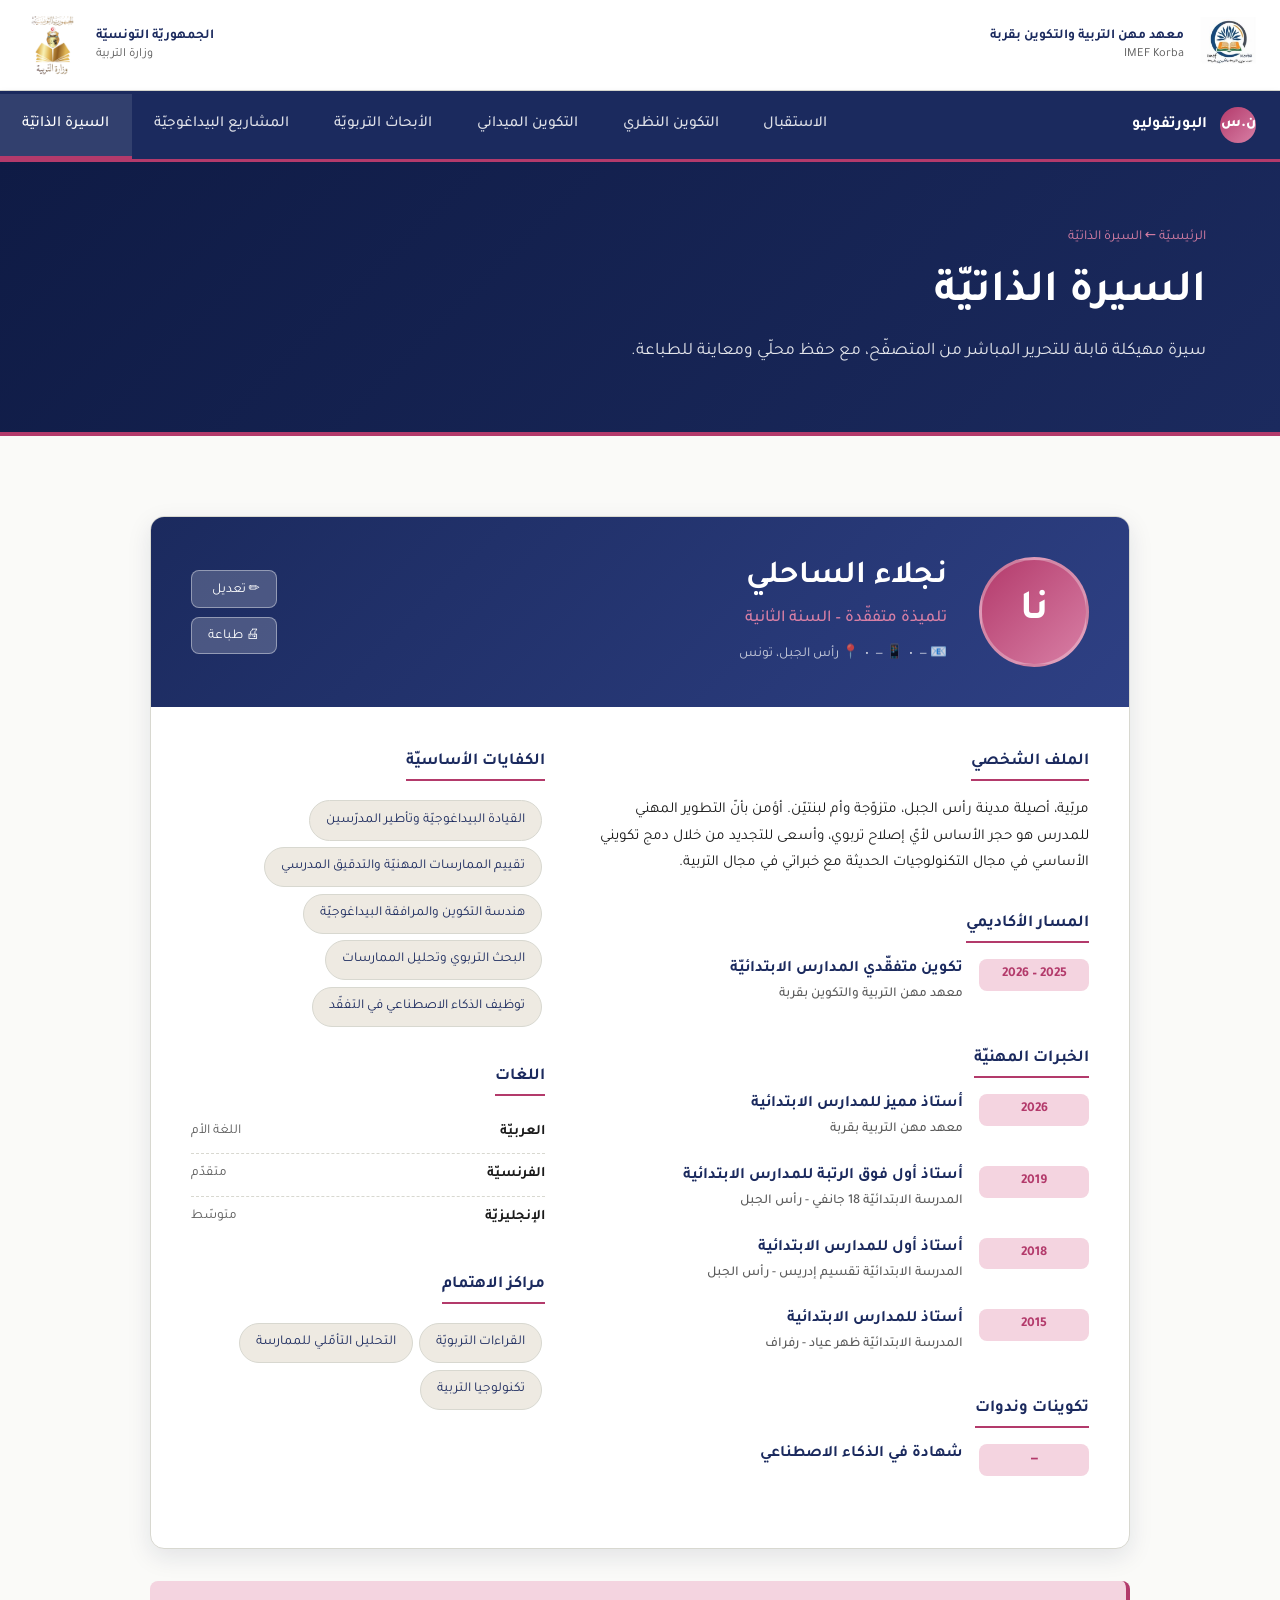
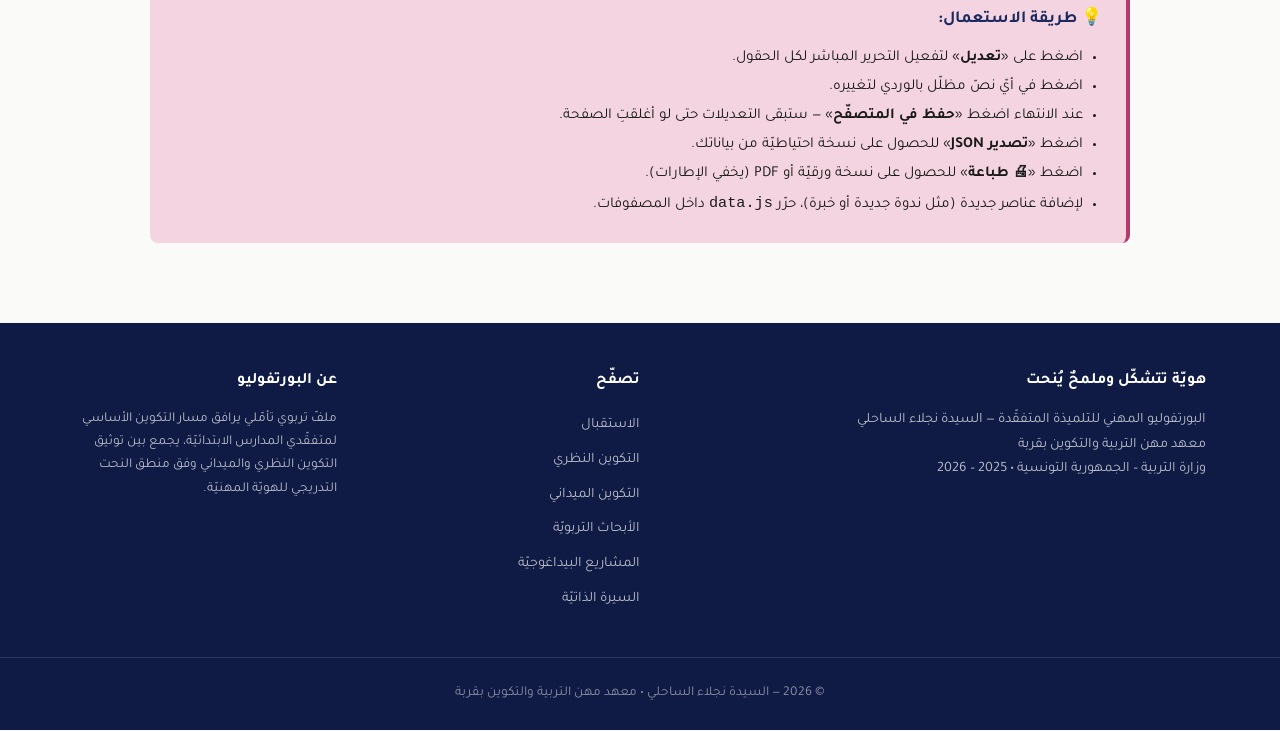
<file: cv.html>
<!DOCTYPE html>
<html lang="ar" dir="rtl">
<head>
<meta charset="UTF-8">
<meta name="viewport" content="width=device-width, initial-scale=1">
<title>السيرة الذاتيّة — البورتفوليو المهني</title>
<link href="https://fonts.googleapis.com/css2?family=Tajawal:wght@400;500;700;800&family=Cairo:wght@500;700;800&display=swap" rel="stylesheet">
<link rel="stylesheet" href="styles.css">
</head>
<body data-page="cv">

<div class="topbar">
  <div class="topbar-inner">
    <div class="topbar-right">
      <img src="assets/imef-logo.jpg" alt="معهد مهن التربية بقربة" class="topbar-logo">
      <div class="topbar-text">معهد مهن التربية والتكوين بقربة<small>IMEF Korba</small></div>
    </div>
    <div class="topbar-left">
      <div class="topbar-text" style="text-align:left">الجمهوريّة التونسيّة<small>وزارة التربية</small></div>
      <img src="assets/ministry-logo.png" alt="وزارة التربية" class="topbar-logo ministry">
    </div>
  </div>
</div>

<nav class="navbar">
  <div class="navbar-inner">
    <a href="index.html" class="brand-compact" style="text-decoration:none">
      <div class="mark">ن.س</div>
      <span>البورتفوليو</span>
    </a>
    <button class="nav-toggle" aria-label="القائمة">☰</button>
    <ul class="nav-links">
      <li><a href="index.html" >الاستقبال</a></li>
      <li><a href="theorique.html" >التكوين النظري</a></li>
      <li><a href="terrain.html" >التكوين الميداني</a></li>
      <li><a href="recherches.html" >الأبحاث التربويّة</a></li>
      <li><a href="projets.html" >المشاريع البيداغوجيّة</a></li>
      <li><a href="cv.html" class="active">السيرة الذاتيّة</a></li>
    </ul>
  </div>
</nav>

<header class="page-header">
  <div class="container"></div>
</header>

<section class="section">
  <div class="container">
    <div class="cv-wrapper" id="cv-wrapper"></div>

    <div style="max-width:980px;margin:2rem auto 0;padding:1.5rem;background:var(--accent-light);border-right:4px solid var(--accent);border-radius:var(--radius-sm)">
      <strong style="color:var(--primary)">💡 طريقة الاستعمال:</strong>
      <ul style="margin:.6rem 0 0 0;padding-right:1.2rem;line-height:1.9;font-size:.95rem">
        <li>اضغط على «<strong>تعديل</strong>» لتفعيل التحرير المباشر لكل الحقول.</li>
        <li>اضغط في أيّ نصّ مظلّل بالوردي لتغييره.</li>
        <li>عند الانتهاء اضغط «<strong>حفظ في المتصفّح</strong>» — ستبقى التعديلات حتى لو أغلقتِ الصفحة.</li>
        <li>اضغط «<strong>تصدير JSON</strong>» للحصول على نسخة احتياطيّة من بياناتك.</li>
        <li>اضغط «<strong>🖨 طباعة</strong>» للحصول على نسخة ورقيّة أو PDF (يخفي الإطارات).</li>
        <li>لإضافة عناصر جديدة (مثل ندوة جديدة أو خبرة)، حرّر <code>data.js</code> داخل المصفوفات.</li>
      </ul>
    </div>
  </div>
</section>

<footer>
  <div class="container"></div>
  <div class="footer-bottom"></div>
</footer>

<script src="data.js"></script>
<script src="content_data.js"></script>
<script src="app.js"></script>
</body>
</html>
</file>
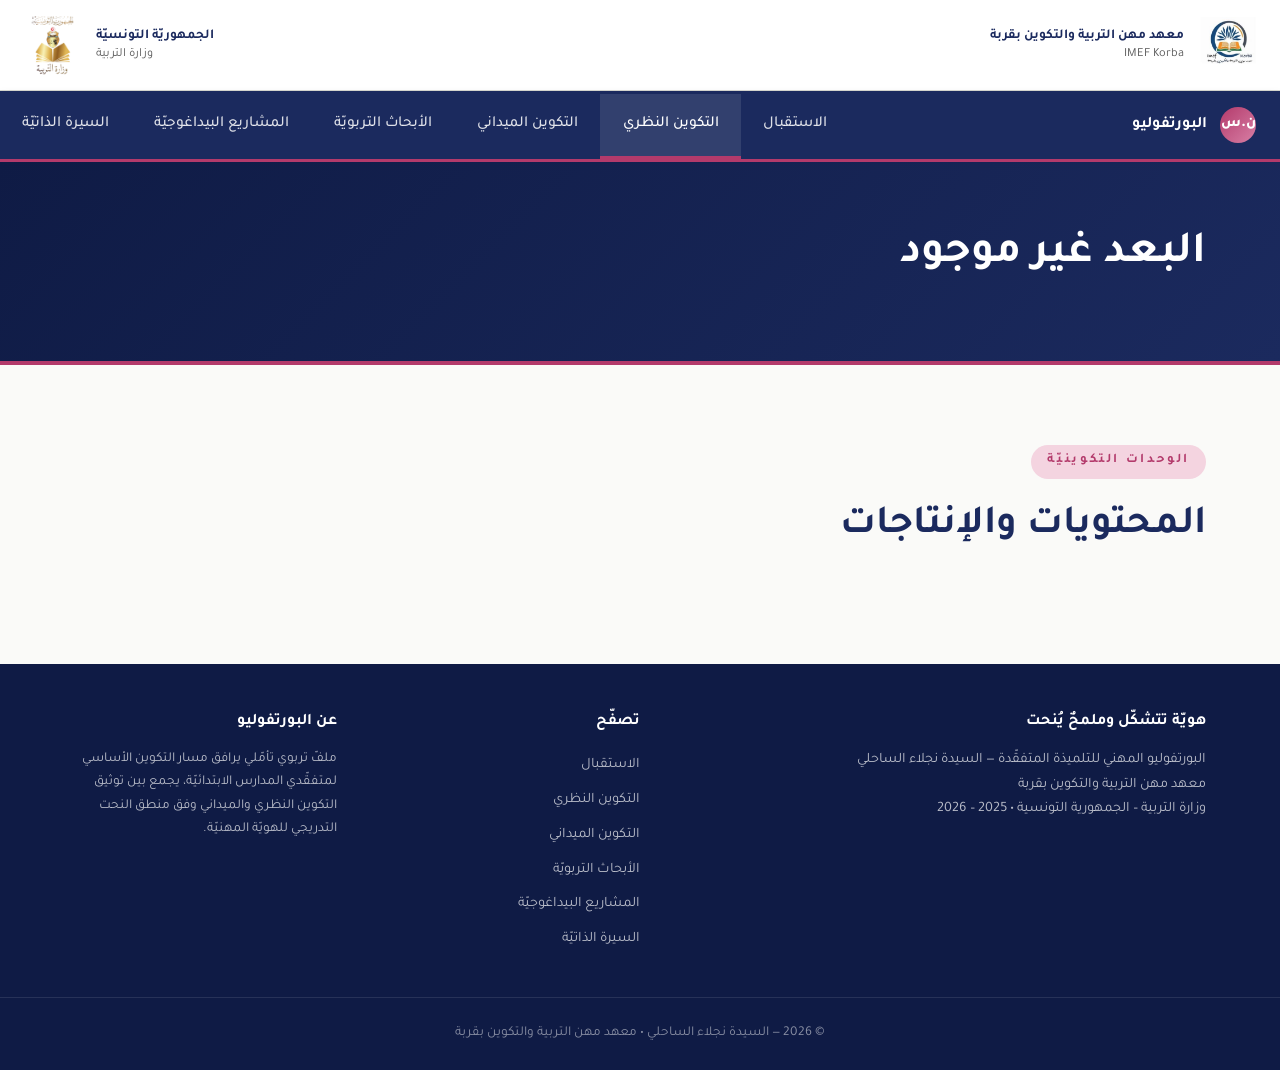
<file: dimension.html>
<!DOCTYPE html>
<html lang="ar" dir="rtl">
<head>
<meta charset="UTF-8">
<meta name="viewport" content="width=device-width, initial-scale=1">
<title>بُعد — البورتفوليو المهني</title>
<link href="https://fonts.googleapis.com/css2?family=Tajawal:wght@400;500;700;800&family=Cairo:wght@500;700;800&display=swap" rel="stylesheet">
<link rel="stylesheet" href="styles.css">
</head>
<body data-page="dimension">

<div class="topbar">
  <div class="topbar-inner">
    <div class="topbar-right">
      <img src="assets/imef-logo.jpg" alt="معهد مهن التربية بقربة" class="topbar-logo">
      <div class="topbar-text">معهد مهن التربية والتكوين بقربة<small>IMEF Korba</small></div>
    </div>
    <div class="topbar-left">
      <div class="topbar-text" style="text-align:left">الجمهوريّة التونسيّة<small>وزارة التربية</small></div>
      <img src="assets/ministry-logo.png" alt="وزارة التربية" class="topbar-logo ministry">
    </div>
  </div>
</div>

<nav class="navbar">
  <div class="navbar-inner">
    <a href="index.html" class="brand-compact" style="text-decoration:none">
      <div class="mark">ن.س</div>
      <span>البورتفوليو</span>
    </a>
    <button class="nav-toggle" aria-label="القائمة">☰</button>
    <ul class="nav-links">
      <li><a href="index.html" >الاستقبال</a></li>
      <li><a href="theorique.html" class="active">التكوين النظري</a></li>
      <li><a href="terrain.html" >التكوين الميداني</a></li>
      <li><a href="recherches.html" >الأبحاث التربويّة</a></li>
      <li><a href="projets.html" >المشاريع البيداغوجيّة</a></li>
      <li><a href="cv.html" >السيرة الذاتيّة</a></li>
    </ul>
  </div>
</nav>

<header class="page-header">
  <div class="container"></div>
</header>

<section class="section">
  <div class="container">
    <div style="margin-bottom:2rem">
      <span class="kicker">الوحدات التكوينيّة</span>
      <h2 style="margin-top:.5rem">المحتويات والإنتاجات</h2>
    </div>
    <div class="unit-list" id="unit-list"></div>
  </div>
</section>

<footer>
  <div class="container"></div>
  <div class="footer-bottom"></div>
</footer>

<script src="data.js"></script>
<script src="content_data.js"></script>
<script src="app.js"></script>
</body>
</html>
</file>
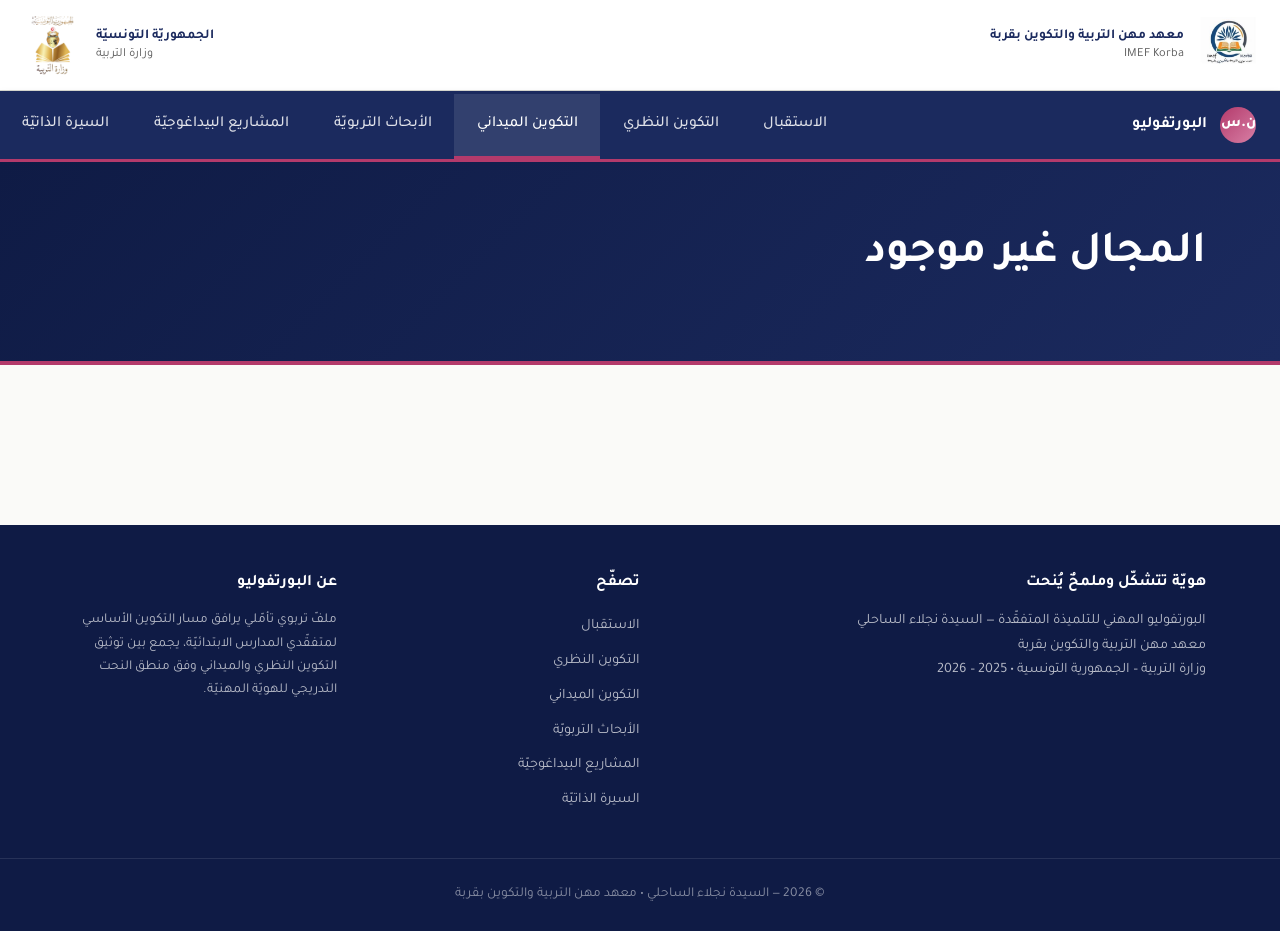
<file: mjal.html>
<!DOCTYPE html>
<html lang="ar" dir="rtl">
<head>
<meta charset="UTF-8">
<meta name="viewport" content="width=device-width, initial-scale=1">
<title>مجال — البورتفوليو المهني</title>
<link href="https://fonts.googleapis.com/css2?family=Tajawal:wght@400;500;700;800&family=Cairo:wght@500;700;800&display=swap" rel="stylesheet">
<link rel="stylesheet" href="styles.css">
</head>
<body data-page="mjal">

<div class="topbar">
  <div class="topbar-inner">
    <div class="topbar-right">
      <img src="assets/imef-logo.jpg" alt="معهد مهن التربية بقربة" class="topbar-logo">
      <div class="topbar-text">معهد مهن التربية والتكوين بقربة<small>IMEF Korba</small></div>
    </div>
    <div class="topbar-left">
      <div class="topbar-text" style="text-align:left">الجمهوريّة التونسيّة<small>وزارة التربية</small></div>
      <img src="assets/ministry-logo.png" alt="وزارة التربية" class="topbar-logo ministry">
    </div>
  </div>
</div>

<nav class="navbar">
  <div class="navbar-inner">
    <a href="index.html" class="brand-compact" style="text-decoration:none">
      <div class="mark">ن.س</div>
      <span>البورتفوليو</span>
    </a>
    <button class="nav-toggle" aria-label="القائمة">☰</button>
    <ul class="nav-links">
      <li><a href="index.html" >الاستقبال</a></li>
      <li><a href="theorique.html" >التكوين النظري</a></li>
      <li><a href="terrain.html" class="active">التكوين الميداني</a></li>
      <li><a href="recherches.html" >الأبحاث التربويّة</a></li>
      <li><a href="projets.html" >المشاريع البيداغوجيّة</a></li>
      <li><a href="cv.html" >السيرة الذاتيّة</a></li>
    </ul>
  </div>
</nav>

<header class="page-header">
  <div class="container"></div>
</header>

<section class="section">
  <div class="container-narrow" id="mjal-body"></div>
</section>

<footer>
  <div class="container"></div>
  <div class="footer-bottom"></div>
</footer>

<script src="data.js"></script>
<script src="content_data.js"></script>
<script src="app.js"></script>
</body>
</html>
</file>
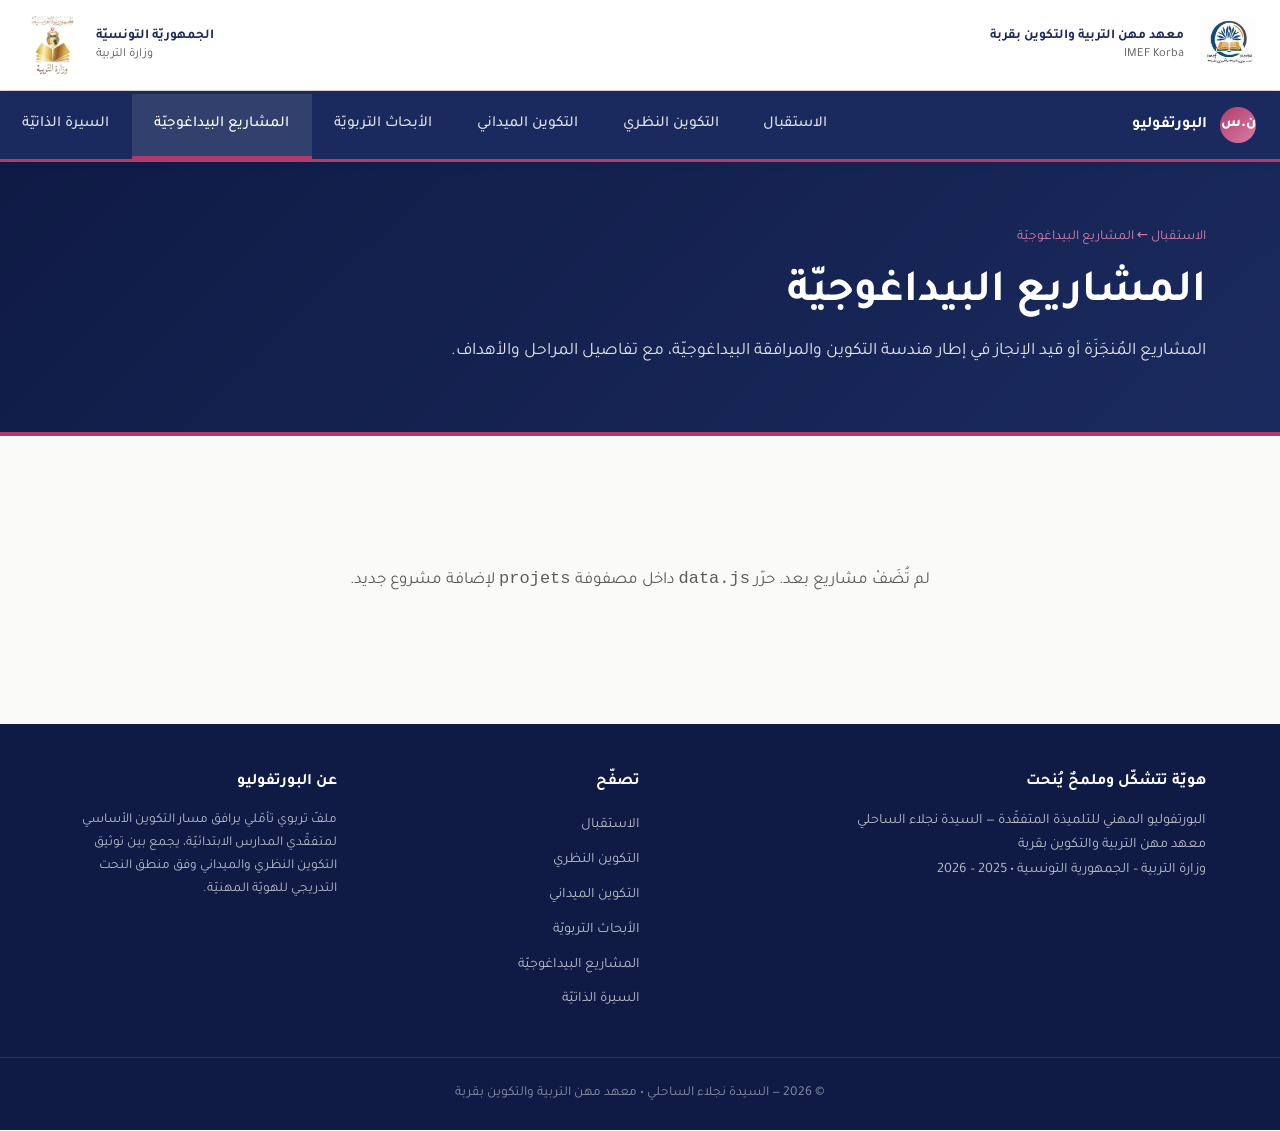
<file: projets.html>
<!DOCTYPE html>
<html lang="ar" dir="rtl">
<head>
<meta charset="UTF-8">
<meta name="viewport" content="width=device-width, initial-scale=1">
<title>المشاريع البيداغوجيّة — البورتفوليو المهني</title>
<link href="https://fonts.googleapis.com/css2?family=Tajawal:wght@400;500;700;800&family=Cairo:wght@500;700;800&display=swap" rel="stylesheet">
<link rel="stylesheet" href="styles.css">
</head>
<body data-page="projets">

<div class="topbar">
  <div class="topbar-inner">
    <div class="topbar-right">
      <img src="assets/imef-logo.jpg" alt="معهد مهن التربية بقربة" class="topbar-logo">
      <div class="topbar-text">معهد مهن التربية والتكوين بقربة<small>IMEF Korba</small></div>
    </div>
    <div class="topbar-left">
      <div class="topbar-text" style="text-align:left">الجمهوريّة التونسيّة<small>وزارة التربية</small></div>
      <img src="assets/ministry-logo.png" alt="وزارة التربية" class="topbar-logo ministry">
    </div>
  </div>
</div>

<nav class="navbar">
  <div class="navbar-inner">
    <a href="index.html" class="brand-compact" style="text-decoration:none">
      <div class="mark">ن.س</div>
      <span>البورتفوليو</span>
    </a>
    <button class="nav-toggle" aria-label="القائمة">☰</button>
    <ul class="nav-links">
      <li><a href="index.html" >الاستقبال</a></li>
      <li><a href="theorique.html" >التكوين النظري</a></li>
      <li><a href="terrain.html" >التكوين الميداني</a></li>
      <li><a href="recherches.html" >الأبحاث التربويّة</a></li>
      <li><a href="projets.html" class="active">المشاريع البيداغوجيّة</a></li>
      <li><a href="cv.html" >السيرة الذاتيّة</a></li>
    </ul>
  </div>
</nav>

<header class="page-header">
  <div class="container"></div>
</header>

<section class="section">
  <div class="container-narrow" id="projets-list"></div>
</section>

<footer>
  <div class="container"></div>
  <div class="footer-bottom"></div>
</footer>

<script src="data.js"></script>
<script src="content_data.js"></script>
<script src="app.js"></script>
</body>
</html>
</file>
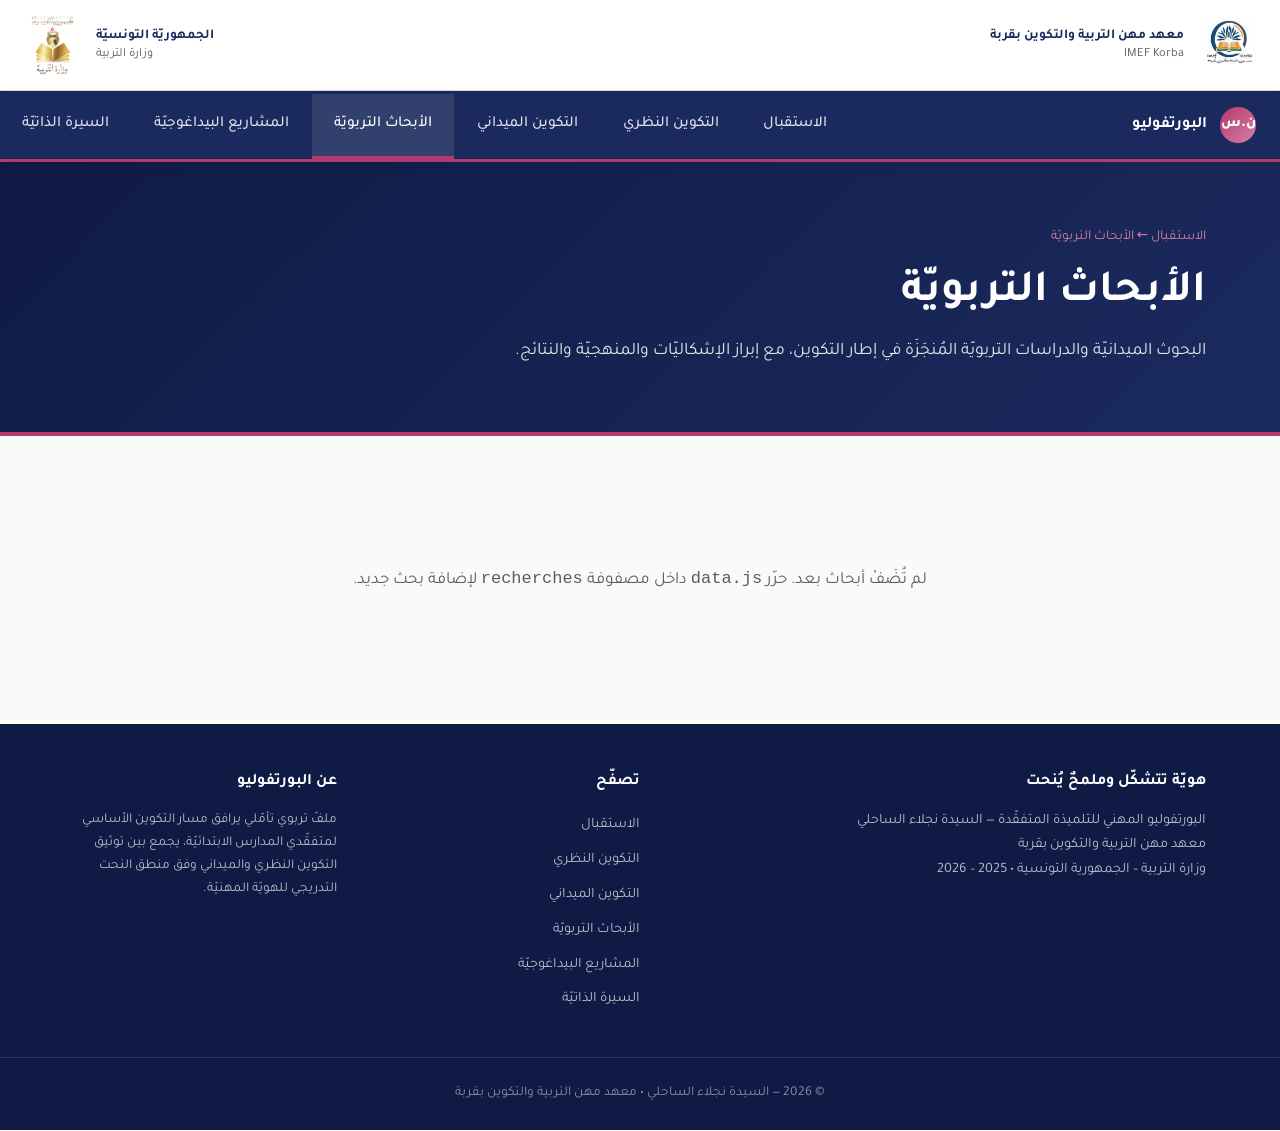
<file: recherches.html>
<!DOCTYPE html>
<html lang="ar" dir="rtl">
<head>
<meta charset="UTF-8">
<meta name="viewport" content="width=device-width, initial-scale=1">
<title>الأبحاث التربويّة — البورتفوليو المهني</title>
<link href="https://fonts.googleapis.com/css2?family=Tajawal:wght@400;500;700;800&family=Cairo:wght@500;700;800&display=swap" rel="stylesheet">
<link rel="stylesheet" href="styles.css">
</head>
<body data-page="recherches">

<div class="topbar">
  <div class="topbar-inner">
    <div class="topbar-right">
      <img src="assets/imef-logo.jpg" alt="معهد مهن التربية بقربة" class="topbar-logo">
      <div class="topbar-text">معهد مهن التربية والتكوين بقربة<small>IMEF Korba</small></div>
    </div>
    <div class="topbar-left">
      <div class="topbar-text" style="text-align:left">الجمهوريّة التونسيّة<small>وزارة التربية</small></div>
      <img src="assets/ministry-logo.png" alt="وزارة التربية" class="topbar-logo ministry">
    </div>
  </div>
</div>

<nav class="navbar">
  <div class="navbar-inner">
    <a href="index.html" class="brand-compact" style="text-decoration:none">
      <div class="mark">ن.س</div>
      <span>البورتفوليو</span>
    </a>
    <button class="nav-toggle" aria-label="القائمة">☰</button>
    <ul class="nav-links">
      <li><a href="index.html" >الاستقبال</a></li>
      <li><a href="theorique.html" >التكوين النظري</a></li>
      <li><a href="terrain.html" >التكوين الميداني</a></li>
      <li><a href="recherches.html" class="active">الأبحاث التربويّة</a></li>
      <li><a href="projets.html" >المشاريع البيداغوجيّة</a></li>
      <li><a href="cv.html" >السيرة الذاتيّة</a></li>
    </ul>
  </div>
</nav>

<header class="page-header">
  <div class="container"></div>
</header>

<section class="section">
  <div class="container-narrow" id="recherches-list"></div>
</section>

<footer>
  <div class="container"></div>
  <div class="footer-bottom"></div>
</footer>

<script src="data.js"></script>
<script src="content_data.js"></script>
<script src="app.js"></script>
</body>
</html>
</file>
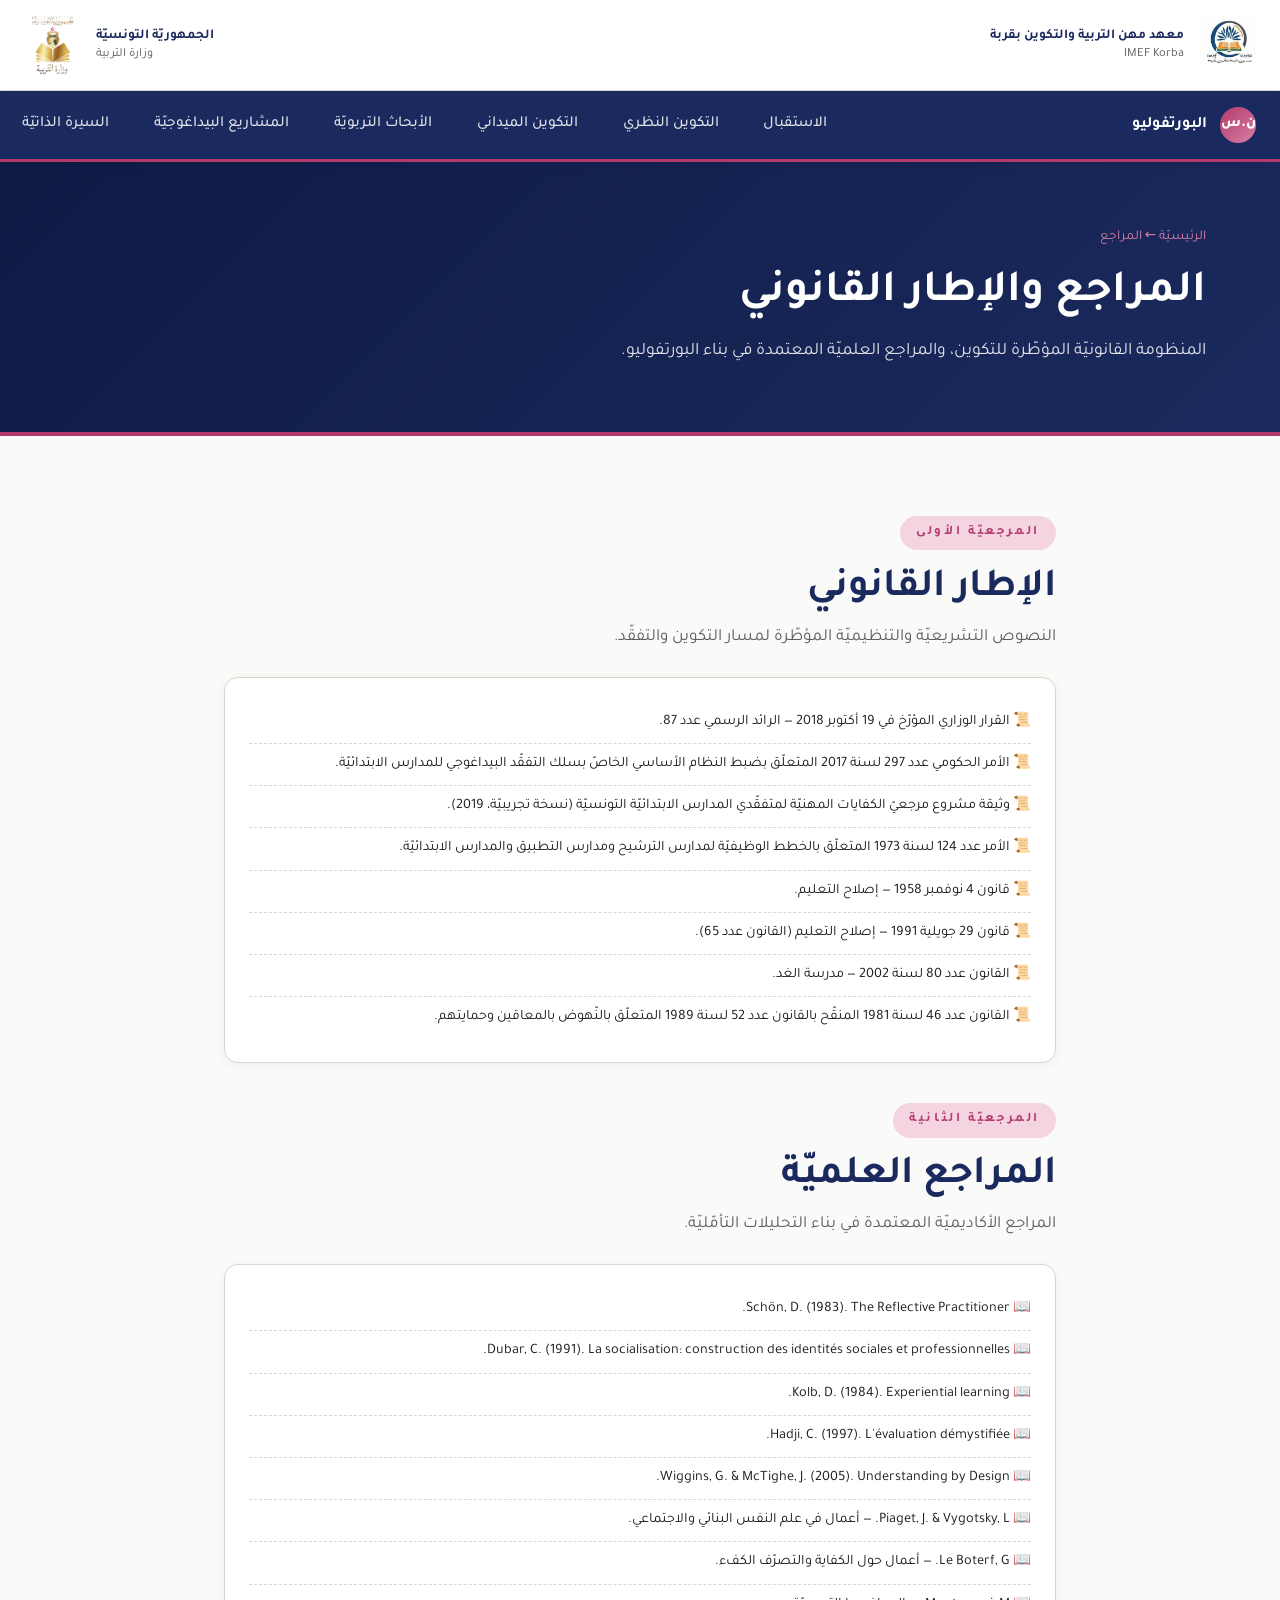
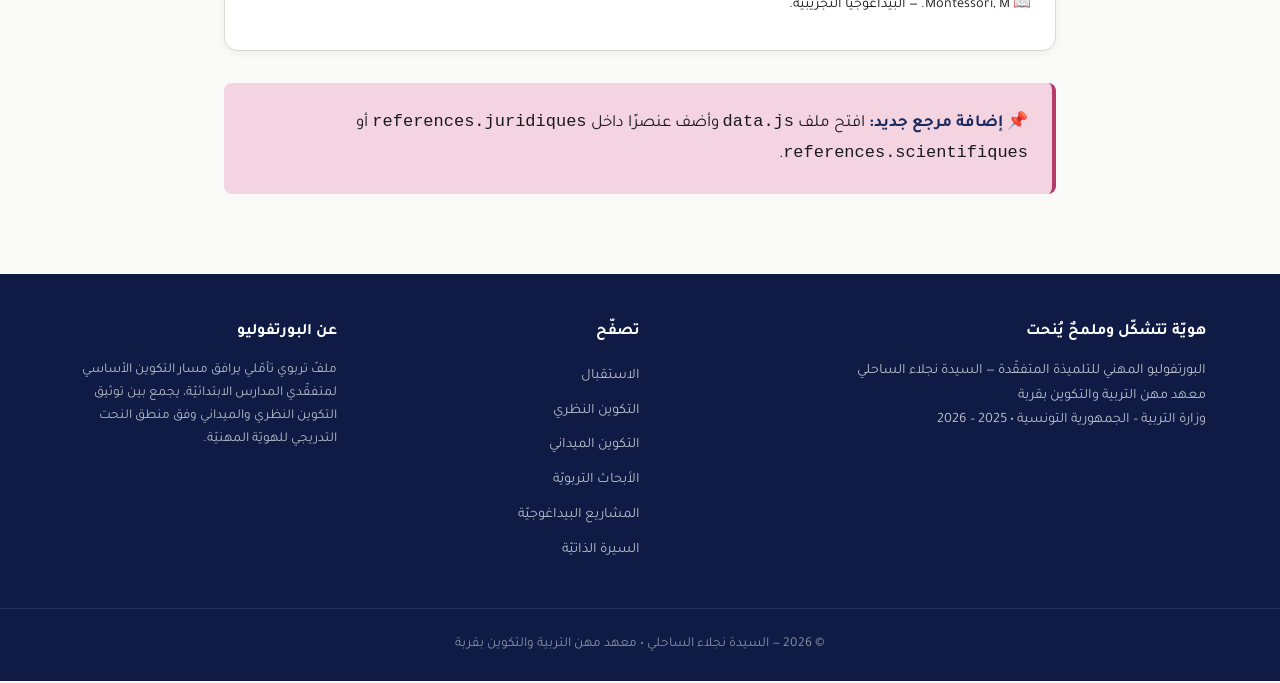
<file: references.html>
<!DOCTYPE html>
<html lang="ar" dir="rtl">
<head>
<meta charset="UTF-8">
<meta name="viewport" content="width=device-width, initial-scale=1">
<title>المراجع — البورتفوليو المهني</title>
<link href="https://fonts.googleapis.com/css2?family=Tajawal:wght@400;500;700;800&family=Cairo:wght@500;700;800&display=swap" rel="stylesheet">
<link rel="stylesheet" href="styles.css">
</head>
<body data-page="refs">

<div class="topbar">
  <div class="topbar-inner">
    <div class="topbar-right">
      <img src="assets/imef-logo.jpg" alt="معهد مهن التربية بقربة" class="topbar-logo">
      <div class="topbar-text">معهد مهن التربية والتكوين بقربة<small>IMEF Korba</small></div>
    </div>
    <div class="topbar-left">
      <div class="topbar-text" style="text-align:left">الجمهوريّة التونسيّة<small>وزارة التربية</small></div>
      <img src="assets/ministry-logo.png" alt="وزارة التربية" class="topbar-logo ministry">
    </div>
  </div>
</div>

<nav class="navbar">
  <div class="navbar-inner">
    <a href="index.html" class="brand-compact" style="text-decoration:none">
      <div class="mark">ن.س</div>
      <span>البورتفوليو</span>
    </a>
    <button class="nav-toggle" aria-label="القائمة">☰</button>
    <ul class="nav-links">
      <li><a href="index.html" >الاستقبال</a></li>
      <li><a href="theorique.html" >التكوين النظري</a></li>
      <li><a href="terrain.html" >التكوين الميداني</a></li>
      <li><a href="recherches.html" >الأبحاث التربويّة</a></li>
      <li><a href="projets.html" >المشاريع البيداغوجيّة</a></li>
      <li><a href="cv.html" >السيرة الذاتيّة</a></li>
    </ul>
  </div>
</nav>

<header class="page-header">
  <div class="container"></div>
</header>

<section class="section">
  <div class="container-narrow">
    <div style="margin-bottom:2.5rem">
      <span class="kicker">المرجعيّة الأولى</span>
      <h2>الإطار القانوني</h2>
      <p style="color:var(--muted);margin-top:.5rem">النصوص التشريعيّة والتنظيميّة المؤطّرة لمسار التكوين والتفقّد.</p>
      <ul style="list-style:none;padding:0;margin-top:1.5rem;background:#fff;border-radius:var(--radius);padding:1.5rem;border:1px solid var(--line);box-shadow:var(--shadow-sm)" id="refs-juridiques"></ul>
    </div>

    <div>
      <span class="kicker">المرجعيّة الثانية</span>
      <h2>المراجع العلميّة</h2>
      <p style="color:var(--muted);margin-top:.5rem">المراجع الأكاديميّة المعتمدة في بناء التحليلات التأمّليّة.</p>
      <ul style="list-style:none;padding:0;margin-top:1.5rem;background:#fff;border-radius:var(--radius);padding:1.5rem;border:1px solid var(--line);box-shadow:var(--shadow-sm)" id="refs-scientifiques"></ul>
    </div>

    <div style="margin-top:2rem;padding:1.5rem;background:var(--accent-light);border-right:4px solid var(--accent);border-radius:var(--radius-sm)">
      <strong style="color:var(--primary)">📌 إضافة مرجع جديد:</strong>
      افتح ملف <code>data.js</code> وأضف عنصرًا داخل <code>references.juridiques</code> أو <code>references.scientifiques</code>.
    </div>
  </div>
</section>

<footer>
  <div class="container"></div>
  <div class="footer-bottom"></div>
</footer>

<script src="data.js"></script>
<script src="content_data.js"></script>
<script src="app.js"></script>
</body>
</html>
</file>
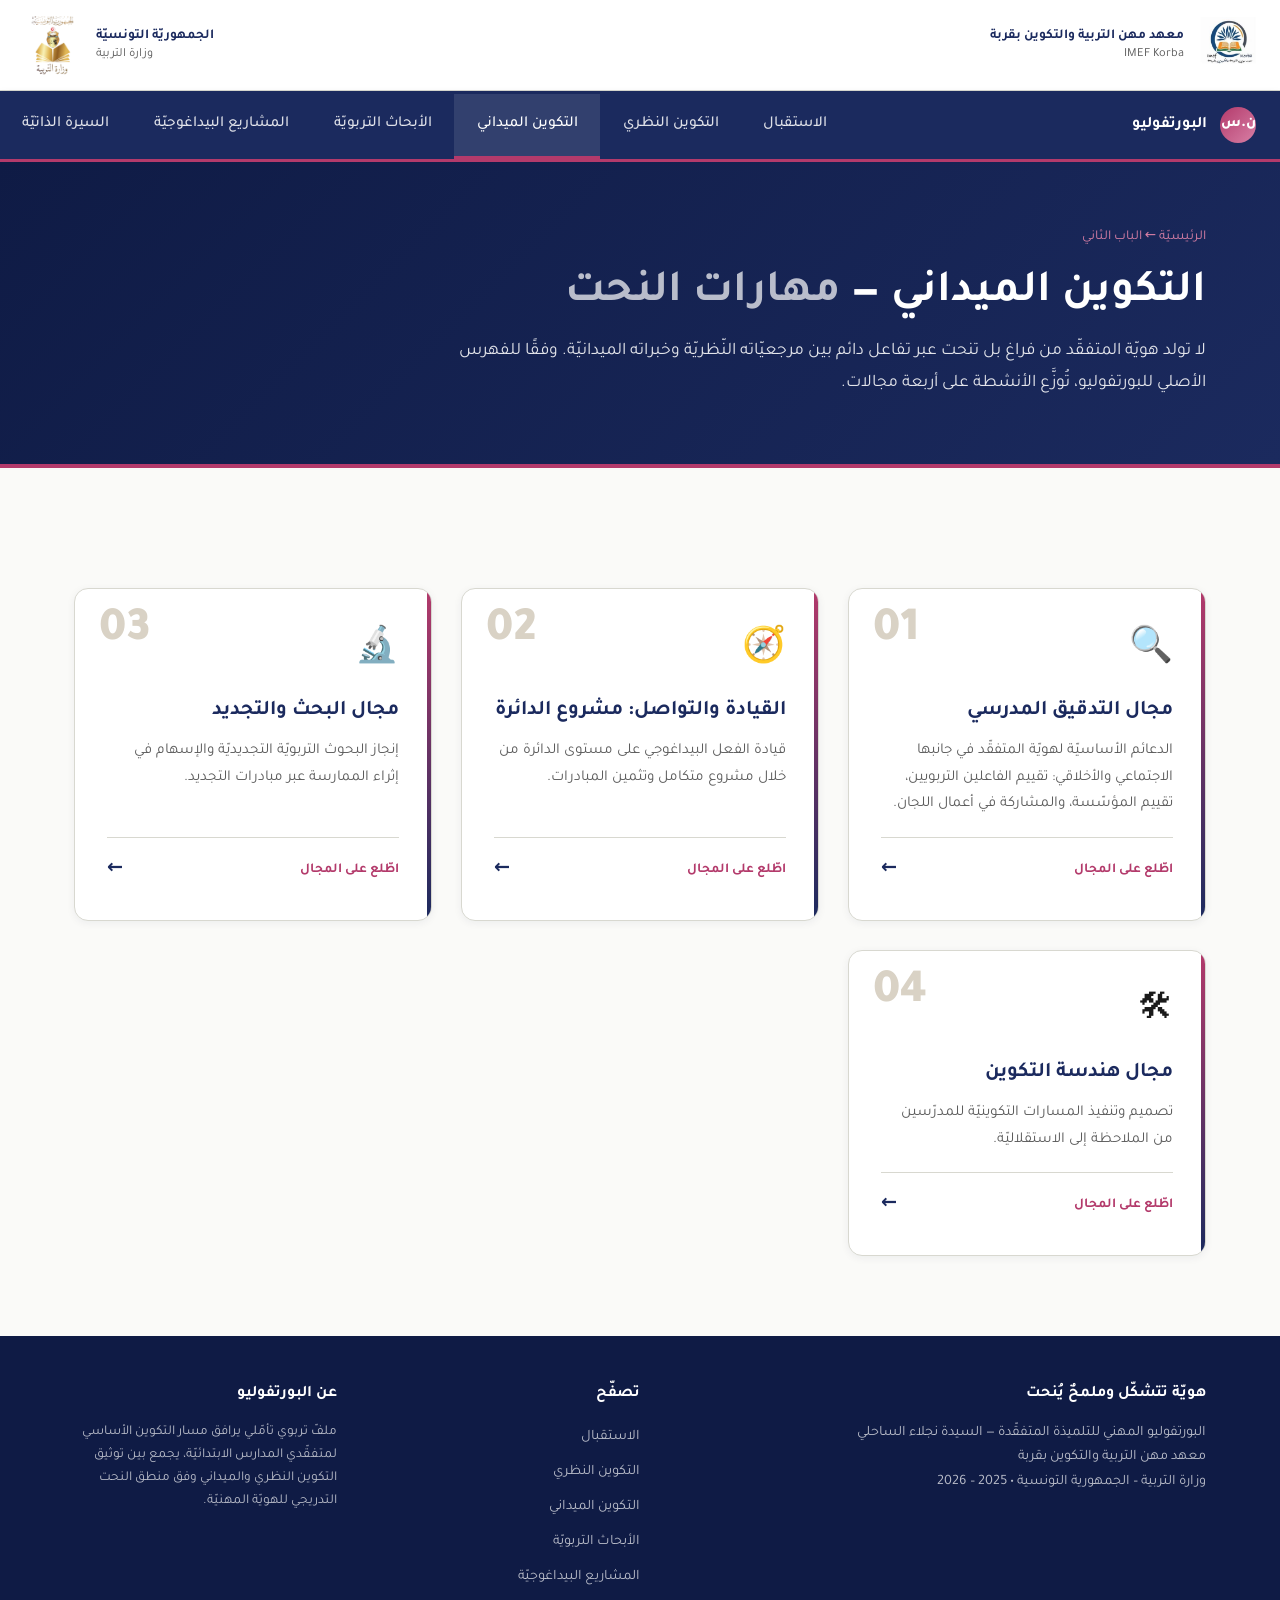
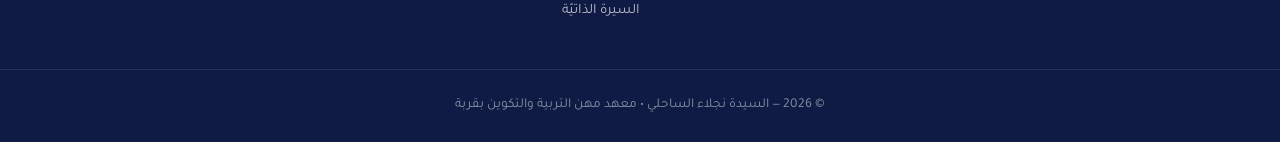
<file: terrain.html>
<!DOCTYPE html>
<html lang="ar" dir="rtl">
<head>
<meta charset="UTF-8">
<meta name="viewport" content="width=device-width, initial-scale=1">
<title>التكوين الميداني — البورتفوليو المهني</title>
<link href="https://fonts.googleapis.com/css2?family=Tajawal:wght@400;500;700;800&family=Cairo:wght@500;700;800&display=swap" rel="stylesheet">
<link rel="stylesheet" href="styles.css">
</head>
<body data-page="terrain">

<div class="topbar">
  <div class="topbar-inner">
    <div class="topbar-right">
      <img src="assets/imef-logo.jpg" alt="معهد مهن التربية بقربة" class="topbar-logo">
      <div class="topbar-text">معهد مهن التربية والتكوين بقربة<small>IMEF Korba</small></div>
    </div>
    <div class="topbar-left">
      <div class="topbar-text" style="text-align:left">الجمهوريّة التونسيّة<small>وزارة التربية</small></div>
      <img src="assets/ministry-logo.png" alt="وزارة التربية" class="topbar-logo ministry">
    </div>
  </div>
</div>

<nav class="navbar">
  <div class="navbar-inner">
    <a href="index.html" class="brand-compact" style="text-decoration:none">
      <div class="mark">ن.س</div>
      <span>البورتفوليو</span>
    </a>
    <button class="nav-toggle" aria-label="القائمة">☰</button>
    <ul class="nav-links">
      <li><a href="index.html" >الاستقبال</a></li>
      <li><a href="theorique.html" >التكوين النظري</a></li>
      <li><a href="terrain.html" class="active">التكوين الميداني</a></li>
      <li><a href="recherches.html" >الأبحاث التربويّة</a></li>
      <li><a href="projets.html" >المشاريع البيداغوجيّة</a></li>
      <li><a href="cv.html" >السيرة الذاتيّة</a></li>
    </ul>
  </div>
</nav>

<header class="page-header">
  <div class="container"></div>
</header>

<section class="section">
  <div class="container">
    <div class="dimensions-grid" id="mjal-list"></div>
  </div>
</section>

<footer>
  <div class="container"></div>
  <div class="footer-bottom"></div>
</footer>

<script src="data.js"></script>
<script src="content_data.js"></script>
<script src="app.js"></script>
</body>
</html>
</file>
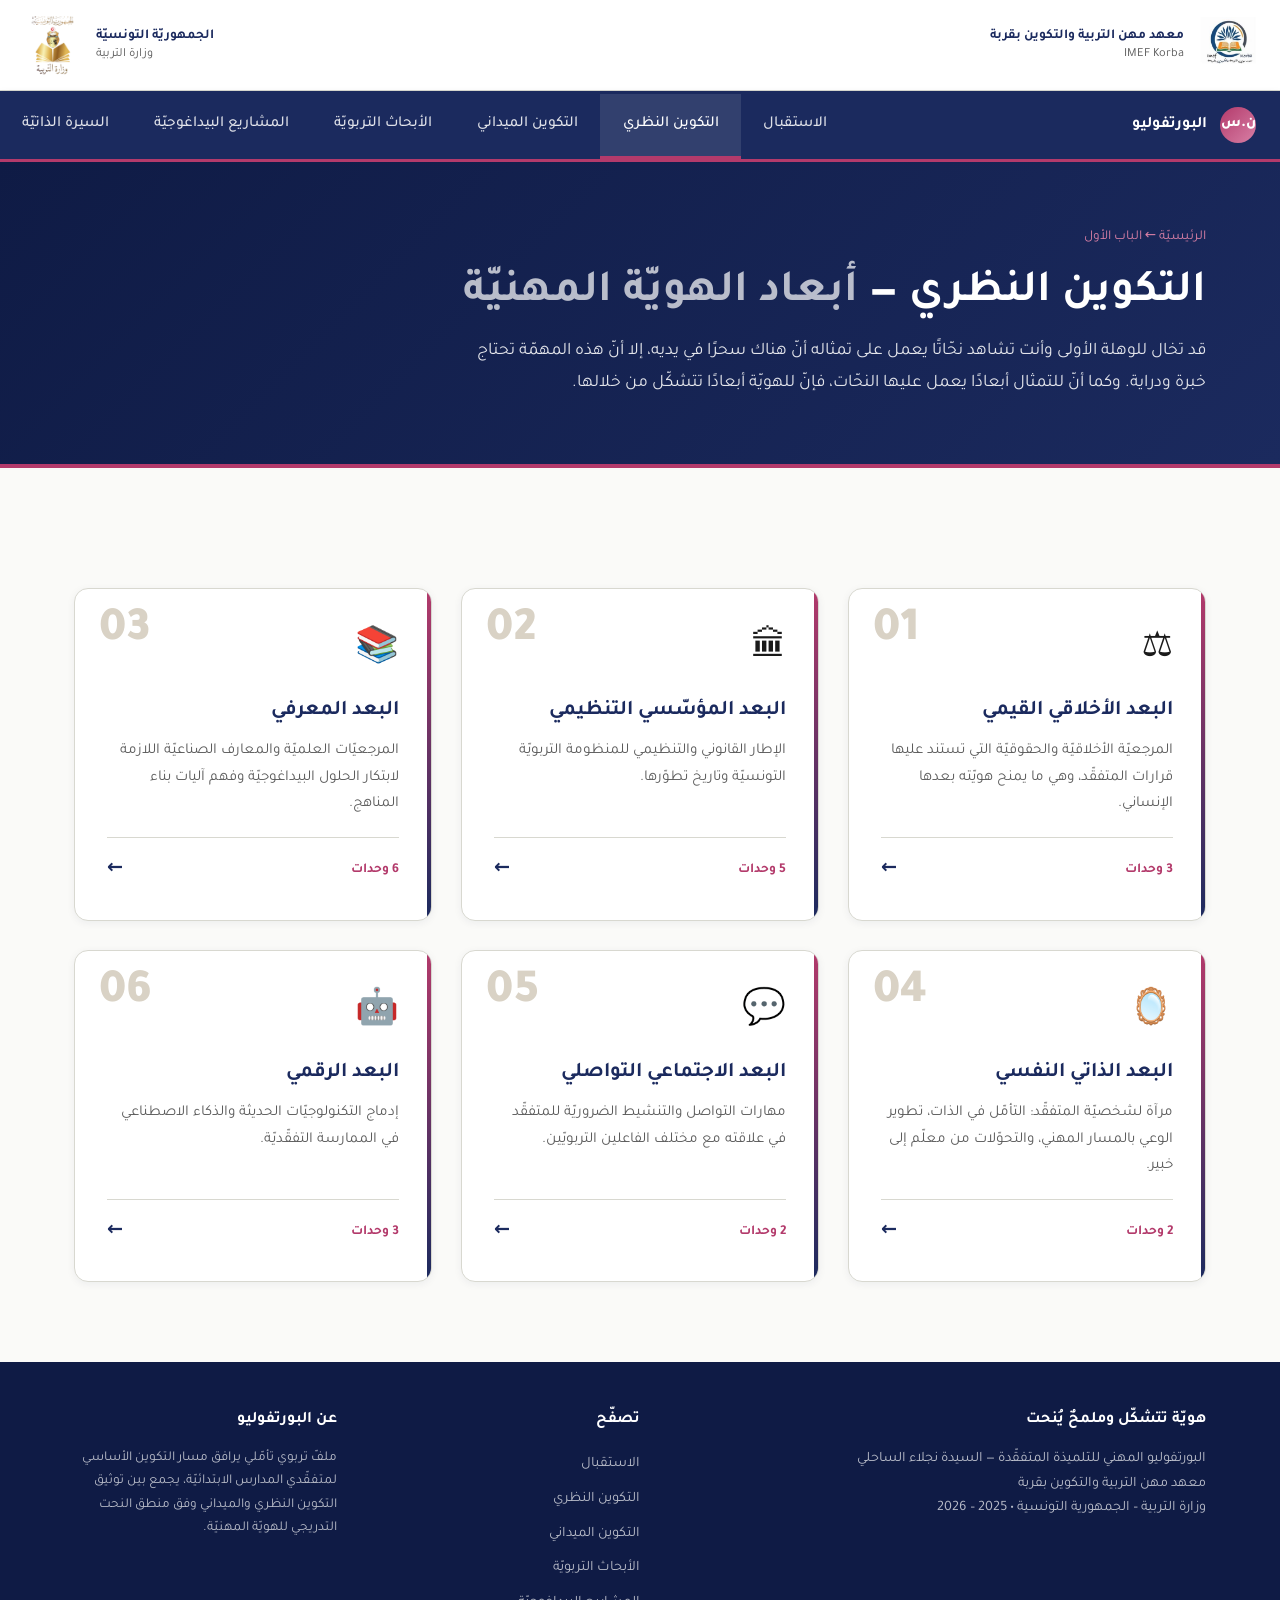
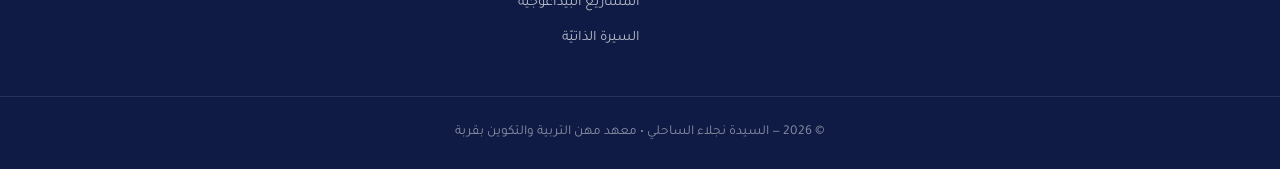
<file: theorique.html>
<!DOCTYPE html>
<html lang="ar" dir="rtl">
<head>
<meta charset="UTF-8">
<meta name="viewport" content="width=device-width, initial-scale=1">
<title>التكوين النظري — البورتفوليو المهني</title>
<link href="https://fonts.googleapis.com/css2?family=Tajawal:wght@400;500;700;800&family=Cairo:wght@500;700;800&display=swap" rel="stylesheet">
<link rel="stylesheet" href="styles.css">
</head>
<body data-page="theorique">

<div class="topbar">
  <div class="topbar-inner">
    <div class="topbar-right">
      <img src="assets/imef-logo.jpg" alt="معهد مهن التربية بقربة" class="topbar-logo">
      <div class="topbar-text">معهد مهن التربية والتكوين بقربة<small>IMEF Korba</small></div>
    </div>
    <div class="topbar-left">
      <div class="topbar-text" style="text-align:left">الجمهوريّة التونسيّة<small>وزارة التربية</small></div>
      <img src="assets/ministry-logo.png" alt="وزارة التربية" class="topbar-logo ministry">
    </div>
  </div>
</div>

<nav class="navbar">
  <div class="navbar-inner">
    <a href="index.html" class="brand-compact" style="text-decoration:none">
      <div class="mark">ن.س</div>
      <span>البورتفوليو</span>
    </a>
    <button class="nav-toggle" aria-label="القائمة">☰</button>
    <ul class="nav-links">
      <li><a href="index.html" >الاستقبال</a></li>
      <li><a href="theorique.html" class="active">التكوين النظري</a></li>
      <li><a href="terrain.html" >التكوين الميداني</a></li>
      <li><a href="recherches.html" >الأبحاث التربويّة</a></li>
      <li><a href="projets.html" >المشاريع البيداغوجيّة</a></li>
      <li><a href="cv.html" >السيرة الذاتيّة</a></li>
    </ul>
  </div>
</nav>

<header class="page-header">
  <div class="container"></div>
</header>

<section class="section">
  <div class="container">
    <div class="dimensions-grid" id="dim-list"></div>
  </div>
</section>

<footer>
  <div class="container"></div>
  <div class="footer-bottom"></div>
</footer>

<script src="data.js"></script>
<script src="content_data.js"></script>
<script src="app.js"></script>
</body>
</html>
</file>
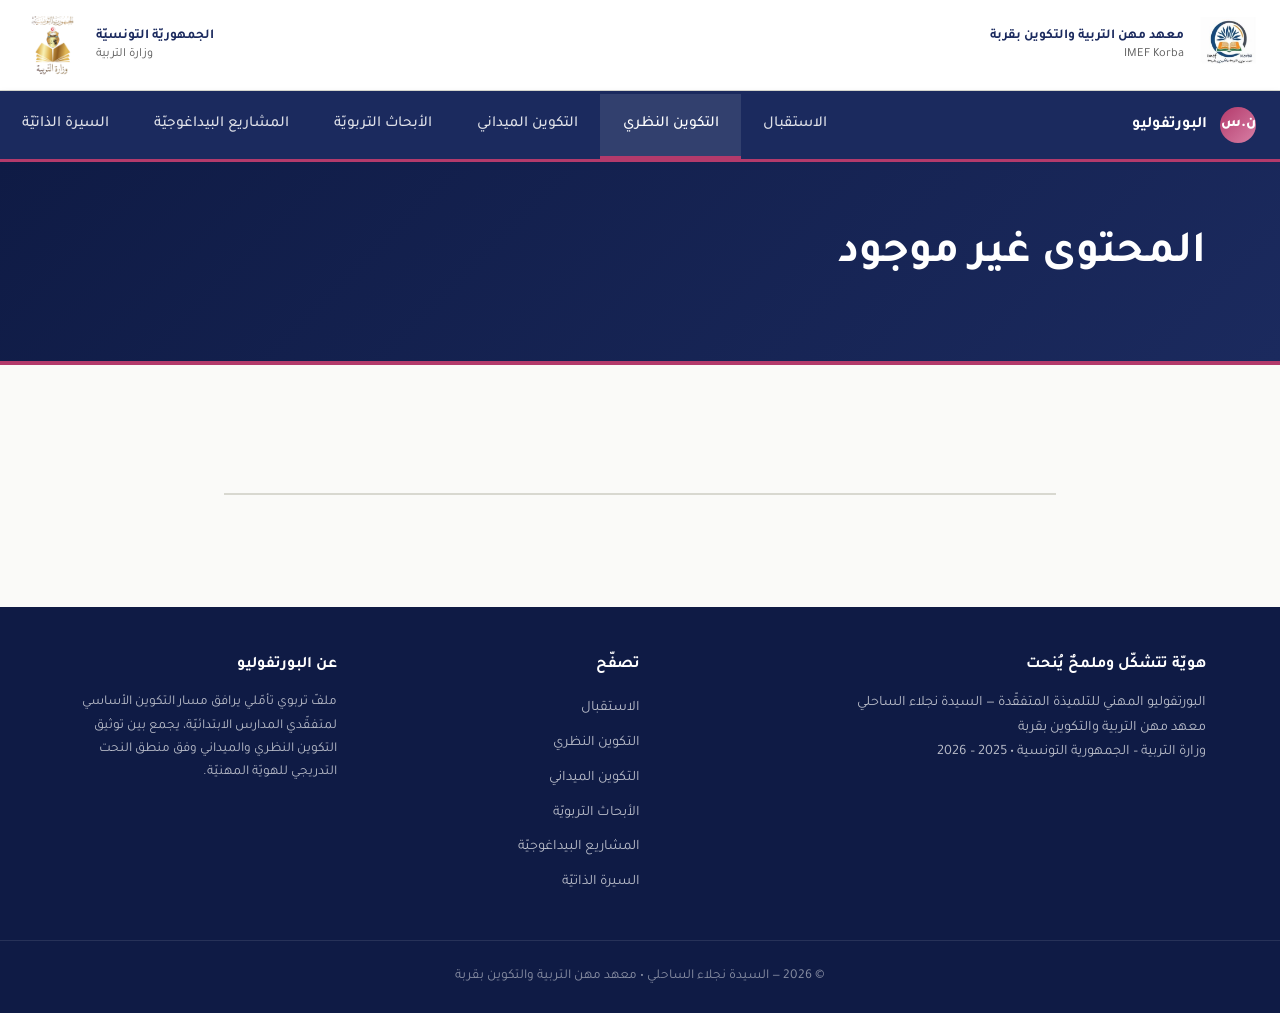
<file: unit.html>
<!DOCTYPE html>
<html lang="ar" dir="rtl">
<head>
<meta charset="UTF-8">
<meta name="viewport" content="width=device-width, initial-scale=1">
<title>وحدة — البورتفوليو المهني</title>
<link href="https://fonts.googleapis.com/css2?family=Tajawal:wght@400;500;700;800&family=Cairo:wght@500;700;800&display=swap" rel="stylesheet">
<link rel="stylesheet" href="styles.css">
</head>
<body data-page="unit">

<div class="topbar">
  <div class="topbar-inner">
    <div class="topbar-right">
      <img src="assets/imef-logo.jpg" alt="معهد مهن التربية بقربة" class="topbar-logo">
      <div class="topbar-text">معهد مهن التربية والتكوين بقربة<small>IMEF Korba</small></div>
    </div>
    <div class="topbar-left">
      <div class="topbar-text" style="text-align:left">الجمهوريّة التونسيّة<small>وزارة التربية</small></div>
      <img src="assets/ministry-logo.png" alt="وزارة التربية" class="topbar-logo ministry">
    </div>
  </div>
</div>

<nav class="navbar">
  <div class="navbar-inner">
    <a href="index.html" class="brand-compact" style="text-decoration:none">
      <div class="mark">ن.س</div>
      <span>البورتفوليو</span>
    </a>
    <button class="nav-toggle" aria-label="القائمة">☰</button>
    <ul class="nav-links">
      <li><a href="index.html" >الاستقبال</a></li>
      <li><a href="theorique.html" class="active">التكوين النظري</a></li>
      <li><a href="terrain.html" >التكوين الميداني</a></li>
      <li><a href="recherches.html" >الأبحاث التربويّة</a></li>
      <li><a href="projets.html" >المشاريع البيداغوجيّة</a></li>
      <li><a href="cv.html" >السيرة الذاتيّة</a></li>
    </ul>
  </div>
</nav>

<header class="page-header">
  <div class="container"></div>
</header>

<article class="section">
  <div class="container-narrow article" id="unit-body"></div>
  <div class="container-narrow">
    <nav class="unit-nav" id="unit-nav"></nav>
  </div>
</article>

<footer>
  <div class="container"></div>
  <div class="footer-bottom"></div>
</footer>

<script src="data.js"></script>
<script src="content_data.js"></script>
<script src="app.js"></script>
</body>
</html>
</file>
<file: styles.css>
/* =====================================================================
   البورتفوليو المهني — أنماط الموقع (نسخة معاد تصميمها)
   ===================================================================== */

:root {
  --primary: #1B2A5E;
  --primary-deep: #0F1B45;
  --primary-light: #2E4084;
  --primary-glow: #354E96;
  --accent: #B33A6B;
  --accent-soft: #D87FA5;
  --accent-light: #F4D4E0;
  --gold: #C9A24E;
  --gold-soft: #E0C282;
  --paper: #FAFAF8;
  --paper-dark: #EEEAE2;
  --paper-darker: #D9D2C5;
  --text: #1A1A1A;
  --muted: #5C5C5C;
  --line: #D8D8D0;
  --shadow-sm: 0 2px 8px rgba(15,27,69,0.06);
  --shadow-md: 0 8px 24px rgba(15,27,69,0.10);
  --shadow-lg: 0 20px 50px rgba(15,27,69,0.16);
  --radius: 14px;
  --radius-sm: 8px;
  --radius-lg: 22px;
  --font-ar: "Tajawal", "Cairo", "Noto Naskh Arabic", "Amiri", system-ui, sans-serif;
}

* { box-sizing: border-box; margin: 0; padding: 0; }

html { scroll-behavior: smooth; }

body {
  font-family: var(--font-ar);
  background: var(--paper);
  color: var(--text);
  direction: rtl;
  line-height: 1.75;
  font-size: 17px;
  -webkit-font-smoothing: antialiased;
  text-rendering: optimizeLegibility;
}

a { color: var(--accent); text-decoration: none; transition: color .2s; }
a:hover { color: var(--primary); }

h1, h2, h3, h4 { color: var(--primary); font-weight: 700; line-height: 1.3; }

.container { max-width: 1180px; margin: 0 auto; padding: 0 1.5rem; }
.container-narrow { max-width: 880px; margin: 0 auto; padding: 0 1.5rem; }

/* ===================== شريط العلوي (Top Bar) ===================== */

.topbar {
  background: #fff;
  border-bottom: 1px solid var(--line);
  padding: .8rem 0;
}
.topbar-inner {
  max-width: 1300px;
  margin: 0 auto;
  padding: 0 1.5rem;
  display: flex;
  align-items: center;
  justify-content: space-between;
  gap: 1.5rem;
}
.topbar-left, .topbar-right {
  display: flex;
  align-items: center;
  gap: 1rem;
}
.topbar-logo {
  height: 56px;
  width: auto;
  flex-shrink: 0;
}
.topbar-logo.ministry { height: 64px; }
.topbar-text {
  font-size: .85rem;
  color: var(--primary);
  font-weight: 600;
  line-height: 1.3;
}
.topbar-text small {
  display: block;
  font-weight: 400;
  color: var(--muted);
  font-size: .78rem;
}

@media (max-width: 700px) {
  .topbar-text { display: none; }
  .topbar-logo { height: 44px; }
  .topbar-logo.ministry { height: 50px; }
}

/* ===================== شريط التنقّل ===================== */

.navbar {
  position: sticky;
  top: 0;
  z-index: 100;
  background: var(--primary);
  border-bottom: 3px solid var(--accent);
  box-shadow: var(--shadow-sm);
}

.navbar-inner {
  display: flex;
  align-items: center;
  justify-content: space-between;
  padding: 0;
  max-width: 1300px;
  margin: 0 auto;
  gap: 1rem;
}

.brand-compact {
  padding: 1rem 1.5rem;
  color: #fff;
  font-weight: 700;
  font-size: 1rem;
  display: flex;
  align-items: center;
  gap: .8rem;
  flex-shrink: 0;
}
.brand-compact .mark {
  width: 36px;
  height: 36px;
  border-radius: 50%;
  background: linear-gradient(135deg, var(--accent) 0%, var(--accent-soft) 100%);
  display: grid;
  place-items: center;
  font-weight: 800;
  font-size: .9rem;
}

.nav-links {
  display: flex;
  list-style: none;
  align-items: stretch;
  flex-wrap: wrap;
  flex: 1;
  justify-content: flex-end;
}

.nav-links a {
  color: rgba(255,255,255,0.85);
  font-weight: 500;
  padding: 1.1rem 1.4rem;
  font-size: .96rem;
  transition: all .2s;
  position: relative;
  display: block;
}
.nav-links a:hover { background: rgba(255,255,255,0.08); color: #fff; }
.nav-links a.active {
  color: #fff;
  background: rgba(255,255,255,0.1);
}
.nav-links a.active::after {
  content: "";
  position: absolute;
  bottom: -3px;
  left: 0;
  right: 0;
  height: 3px;
  background: var(--accent);
}

.nav-toggle {
  display: none;
  background: none;
  border: none;
  font-size: 1.6rem;
  color: #fff;
  cursor: pointer;
  padding: 1rem 1.5rem;
}

/* ===================== Hero مع خلفية التمثال ===================== */

.hero {
  position: relative;
  background: linear-gradient(135deg, var(--primary-deep) 0%, var(--primary) 50%, var(--primary-glow) 100%);
  color: #fff;
  overflow: hidden;
  padding: 6rem 0 7rem;
  min-height: 90vh;
  display: flex;
  align-items: center;
}

/* صورة التمثال كخلفية بدون حدود */
.hero::before {
  content: "";
  position: absolute;
  top: 50%;
  left: 0;
  transform: translateY(-50%);
  width: 55%;
  height: 115%;
  background-image: url('assets/statue-bg.png');
  background-size: contain;
  background-position: center;
  background-repeat: no-repeat;
  opacity: 0.55;
  pointer-events: none;
  mix-blend-mode: luminosity;
  filter: brightness(1.5) saturate(1.2);
}

/* توهج ذهبي خفيف */
.hero::after {
  content: "";
  position: absolute;
  inset: 0;
  background:
    radial-gradient(ellipse at 25% 30%, rgba(179,58,107,0.20) 0%, transparent 55%),
    radial-gradient(ellipse at 75% 80%, rgba(201,162,78,0.12) 0%, transparent 50%);
  pointer-events: none;
}

.hero-inner {
  position: relative;
  z-index: 2;
  max-width: 1180px;
  margin: 0 auto;
  padding: 0 1.5rem;
  width: 100%;
}

.hero-content {
  max-width: 600px;
  margin-right: 0;
  margin-left: auto;
  text-align: right;
  padding-right: 0;
}

.institutions {
  font-size: .9rem;
  letter-spacing: .04em;
  color: var(--accent-soft);
  margin-bottom: 1.2rem;
  font-weight: 500;
  display: inline-block;
  padding: .4rem 1rem;
  background: rgba(255,255,255,0.06);
  border: 1px solid rgba(255,255,255,0.15);
  border-radius: 999px;
}

.hero h1 {
  color: #fff;
  font-size: clamp(2.4rem, 6vw, 4.6rem);
  line-height: 1.1;
  margin-bottom: 1.5rem;
  font-weight: 800;
  letter-spacing: -0.01em;
  text-shadow: 0 4px 20px rgba(0,0,0,0.3);
}

.hero h1 .accent-piece {
  color: var(--accent-soft);
  display: block;
  font-size: 0.7em;
  margin-top: .3rem;
}

.hero .subtitle {
  font-size: 1.2rem;
  color: rgba(255,255,255,0.92);
  margin-bottom: .4rem;
  font-weight: 400;
}

.hero .author {
  font-size: 1.5rem;
  color: var(--gold-soft);
  font-weight: 700;
  margin-bottom: 2rem;
}

.citation {
  font-style: italic;
  border-right: 3px solid var(--accent);
  padding: .5rem 1.2rem;
  font-size: 1.05rem;
  color: rgba(255,255,255,0.85);
  line-height: 1.75;
  margin-bottom: 2.2rem;
  max-width: 600px;
  background: rgba(0,0,0,0.12);
  border-radius: 0 6px 6px 0;
}
.citation cite {
  display: block;
  margin-top: .6rem;
  font-style: normal;
  font-size: .85rem;
  color: var(--accent-soft);
  font-weight: 600;
}

.hero-cta { display: flex; gap: 1rem; flex-wrap: wrap; }

.btn {
  display: inline-flex;
  align-items: center;
  gap: .5rem;
  padding: .95rem 1.8rem;
  border-radius: 999px;
  font-weight: 600;
  font-size: 1rem;
  transition: all .25s ease;
  cursor: pointer;
  border: none;
  font-family: inherit;
}
.btn-primary {
  background: var(--accent);
  color: #fff;
  box-shadow: 0 8px 20px rgba(179,58,107,0.4);
}
.btn-primary:hover {
  background: #fff;
  color: var(--accent);
  transform: translateY(-3px);
  box-shadow: 0 12px 28px rgba(0,0,0,0.3);
}
.btn-ghost {
  background: transparent;
  color: #fff;
  border: 1.5px solid rgba(255,255,255,0.5);
}
.btn-ghost:hover {
  background: rgba(255,255,255,0.12);
  border-color: #fff;
}

@media (max-width: 900px) {
  .hero::before {
    width: 90%;
    left: 5%;
    opacity: 0.20;
    height: 90%;
  }
  .hero-content { max-width: 100%; margin: 0 auto; text-align: center; }
  .hero-content .citation { margin-inline: auto; border-right: none; border-top: 3px solid var(--accent); padding: 1rem; }
  .hero-cta { justify-content: center; }
}

/* ===================== الأقسام العامّة ===================== */

.section {
  padding: 5rem 0;
}
.section-alt {
  background: linear-gradient(180deg, var(--paper) 0%, var(--paper-dark) 100%);
}
.section-dark {
  background: var(--primary-deep);
  color: #fff;
}
.section-dark h2, .section-dark h3 { color: #fff; }
.section-dark p { color: rgba(255,255,255,0.85); }

.section-title {
  text-align: center;
  margin-bottom: 1rem;
}

.section-sub {
  text-align: center;
  color: var(--muted);
  margin-bottom: 3rem;
  font-size: 1.05rem;
  max-width: 720px;
  margin-inline: auto;
  line-height: 1.8;
}

.kicker {
  display: inline-block;
  font-size: .82rem;
  letter-spacing: .2em;
  color: var(--accent);
  font-weight: 700;
  text-transform: uppercase;
  margin-bottom: .8rem;
  padding: .35rem 1rem;
  background: var(--accent-light);
  border-radius: 999px;
}

h2 { font-size: clamp(1.7rem, 3.5vw, 2.5rem); margin-bottom: .5rem; }
h3 { font-size: clamp(1.2rem, 2vw, 1.6rem); }

/* ===================== شريط الإحصائيّات ===================== */

.stats-strip {
  background: var(--primary);
  color: #fff;
  padding: 2.5rem 0;
}
.stats-grid {
  display: grid;
  grid-template-columns: repeat(auto-fit, minmax(180px, 1fr));
  gap: 2rem;
  text-align: center;
}
.stat {
  display: flex;
  flex-direction: column;
  align-items: center;
}
.stat .num {
  font-size: 3rem;
  font-weight: 800;
  color: var(--gold-soft);
  line-height: 1;
  margin-bottom: .3rem;
}
.stat .label {
  color: rgba(255,255,255,0.85);
  font-size: .92rem;
  letter-spacing: .03em;
}

/* ===================== بطاقات الأبعاد ===================== */

.dimensions-grid {
  display: grid;
  grid-template-columns: repeat(auto-fit, minmax(280px, 1fr));
  gap: 1.8rem;
  margin-top: 2.5rem;
}

.dim-card {
  background: #fff;
  border-radius: var(--radius);
  padding: 2rem;
  box-shadow: var(--shadow-sm);
  position: relative;
  border: 1px solid var(--line);
  transition: all .3s ease;
  overflow: hidden;
  display: flex;
  flex-direction: column;
  text-decoration: none;
  color: inherit;
}
.dim-card::before {
  content: "";
  position: absolute;
  top: 0;
  right: 0;
  width: 4px;
  height: 100%;
  background: linear-gradient(180deg, var(--accent) 0%, var(--primary) 100%);
}
.dim-card:hover {
  transform: translateY(-6px);
  box-shadow: var(--shadow-lg);
  border-color: var(--accent-soft);
}
.dim-num {
  position: absolute;
  top: 1.2rem;
  left: 1.5rem;
  font-size: 3rem;
  font-weight: 900;
  color: var(--paper-darker);
  line-height: 1;
}
.dim-icon { font-size: 2.2rem; margin-bottom: 1rem; }
.dim-card h3 {
  color: var(--primary);
  margin-bottom: .8rem;
  font-size: 1.3rem;
}
.dim-card .resume {
  color: var(--muted);
  font-size: .95rem;
  margin-bottom: 1.2rem;
  flex-grow: 1;
  line-height: 1.75;
}
.dim-card .units-count {
  font-size: .85rem;
  color: var(--accent);
  font-weight: 600;
  border-top: 1px solid var(--line);
  padding-top: 1rem;
  display: flex;
  align-items: center;
  justify-content: space-between;
}
.dim-card .arrow { color: var(--primary); font-size: 1.2rem; }

/* ===================== معرض الصور ===================== */

.gallery-section {
  background: linear-gradient(180deg, var(--paper-dark) 0%, var(--paper) 100%);
}

.gallery-grid {
  display: grid;
  grid-template-columns: repeat(12, 1fr);
  grid-auto-rows: 120px;
  gap: 14px;
  margin-top: 2.5rem;
}

.gallery-item {
  position: relative;
  border-radius: var(--radius);
  overflow: hidden;
  cursor: pointer;
  box-shadow: var(--shadow-sm);
  transition: all .35s ease;
}

.gallery-item img {
  width: 100%;
  height: 100%;
  object-fit: cover;
  transition: transform .5s ease;
  display: block;
}

.gallery-item:hover { box-shadow: var(--shadow-lg); transform: translateY(-3px); }
.gallery-item:hover img { transform: scale(1.07); }

.gallery-item .overlay {
  position: absolute;
  inset: 0;
  background: linear-gradient(180deg, transparent 50%, rgba(15,27,69,0.85) 100%);
  display: flex;
  align-items: flex-end;
  padding: 1rem;
  color: #fff;
  opacity: 0;
  transition: opacity .3s;
}
.gallery-item:hover .overlay { opacity: 1; }
.gallery-item .caption {
  font-weight: 600;
  font-size: .95rem;
  line-height: 1.4;
}

/* أحجام مختلفة في الشبكة (mosaic) */
.gallery-item.span-1 { grid-column: span 4; grid-row: span 2; }
.gallery-item.span-2 { grid-column: span 5; grid-row: span 3; }
.gallery-item.span-3 { grid-column: span 3; grid-row: span 2; }
.gallery-item.span-4 { grid-column: span 4; grid-row: span 2; }
.gallery-item.span-5 { grid-column: span 3; grid-row: span 2; }
.gallery-item.span-6 { grid-column: span 5; grid-row: span 2; }

/* Placeholder عند غياب الصور */
.gallery-item.placeholder {
  background: linear-gradient(135deg, var(--primary) 0%, var(--accent) 100%);
  display: grid;
  place-items: center;
  color: rgba(255,255,255,0.7);
  font-size: 2.5rem;
}
.gallery-item.placeholder::after {
  content: attr(data-label);
  position: absolute;
  bottom: 1rem;
  font-size: .85rem;
  color: rgba(255,255,255,0.9);
}

@media (max-width: 900px) {
  .gallery-grid {
    grid-template-columns: repeat(6, 1fr);
    grid-auto-rows: 100px;
  }
  .gallery-item.span-1, .gallery-item.span-3, .gallery-item.span-4,
  .gallery-item.span-5 { grid-column: span 3; }
  .gallery-item.span-2, .gallery-item.span-6 { grid-column: span 6; }
}

/* Lightbox */
.lightbox {
  position: fixed;
  inset: 0;
  background: rgba(0,0,0,0.92);
  display: none;
  align-items: center;
  justify-content: center;
  z-index: 1000;
  padding: 2rem;
}
.lightbox.open { display: flex; }
.lightbox img {
  max-width: 90vw;
  max-height: 85vh;
  border-radius: var(--radius-sm);
  box-shadow: var(--shadow-lg);
}
.lightbox .close-btn {
  position: absolute;
  top: 1.5rem;
  left: 1.5rem;
  background: rgba(255,255,255,0.15);
  color: #fff;
  border: none;
  width: 48px;
  height: 48px;
  border-radius: 50%;
  cursor: pointer;
  font-size: 1.4rem;
}

/* ===================== قسم الاقتباس / المقدّمة ===================== */

.quote-block {
  text-align: center;
  max-width: 800px;
  margin: 0 auto;
  padding: 0 1.5rem;
}
.quote-block .big-quote {
  font-size: clamp(1.3rem, 2.5vw, 1.8rem);
  line-height: 1.8;
  color: var(--primary);
  font-style: italic;
  font-weight: 500;
  position: relative;
}
.quote-block .big-quote::before,
.quote-block .big-quote::after {
  content: "";
  display: inline-block;
  width: 60px;
  height: 4px;
  background: var(--accent);
  vertical-align: middle;
  margin: 0 1rem 8px;
  border-radius: 2px;
}
.quote-block .author {
  margin-top: 1.5rem;
  color: var(--accent);
  font-weight: 600;
  font-size: 1rem;
}

/* ===================== الصفحة الفرعية (page-header) ===================== */

.page-header {
  background: linear-gradient(135deg, var(--primary-deep) 0%, var(--primary) 100%);
  color: #fff;
  padding: 4rem 0 4rem;
  position: relative;
  overflow: hidden;
  border-bottom: 4px solid var(--accent);
}
.page-header .container { position: relative; z-index: 2; }
.breadcrumb {
  color: var(--accent-soft);
  font-size: .85rem;
  margin-bottom: 1rem;
}
.breadcrumb a { color: var(--accent-soft); }
.breadcrumb a:hover { color: #fff; }
.page-header h1 { color: #fff; margin-bottom: .8rem; font-size: clamp(1.8rem, 4vw, 2.8rem); }
.page-header .lead {
  color: rgba(255,255,255,0.88);
  font-size: 1.1rem;
  max-width: 760px;
  line-height: 1.8;
}

/* ===================== وحدات داخل البعد ===================== */

.unit-list { display: grid; gap: 1.2rem; margin-top: 2rem; }

.unit-card {
  background: #fff;
  border-radius: var(--radius);
  padding: 1.8rem 2rem;
  border: 1px solid var(--line);
  box-shadow: var(--shadow-sm);
  display: grid;
  grid-template-columns: auto 1fr;
  gap: 1.5rem;
  align-items: start;
  transition: all .25s;
  text-decoration: none;
  color: inherit;
}
.unit-card:hover {
  box-shadow: var(--shadow-md);
  border-color: var(--accent-soft);
  transform: translateY(-2px);
}
.unit-num {
  width: 50px;
  height: 50px;
  background: linear-gradient(135deg, var(--primary) 0%, var(--accent) 100%);
  color: #fff;
  border-radius: 50%;
  display: grid;
  place-items: center;
  font-weight: 800;
  font-size: 1.1rem;
}
.unit-card h4 { color: var(--primary); margin-bottom: .4rem; font-size: 1.15rem; }
.unit-card p { color: var(--muted); font-size: .95rem; }
.unit-actions { margin-top: .8rem; display: flex; gap: .6rem; flex-wrap: wrap; }
.unit-actions .tag {
  display: inline-flex;
  align-items: center;
  gap: .3rem;
  padding: .3rem .7rem;
  border-radius: 999px;
  background: var(--accent-light);
  color: var(--accent);
  font-size: .8rem;
  font-weight: 600;
}

/* ===================== السيرة الذاتيّة ===================== */

.cv-wrapper {
  max-width: 980px;
  margin: 0 auto;
  background: #fff;
  border-radius: var(--radius);
  box-shadow: var(--shadow-md);
  overflow: hidden;
  border: 1px solid var(--line);
}
.cv-header {
  background: linear-gradient(135deg, var(--primary) 0%, var(--primary-light) 100%);
  color: #fff;
  padding: 2.5rem;
  display: grid;
  grid-template-columns: auto 1fr auto;
  gap: 2rem;
  align-items: center;
}
.cv-avatar {
  width: 110px;
  height: 110px;
  border-radius: 50%;
  background: linear-gradient(135deg, var(--accent) 0%, var(--accent-soft) 100%);
  color: #fff;
  display: grid;
  place-items: center;
  font-size: 2.6rem;
  font-weight: 700;
  border: 3px solid rgba(255,255,255,0.3);
}
.cv-identity h1 { color: #fff; margin: 0; font-size: 2rem; }
.cv-identity .role { color: var(--accent-soft); font-size: 1.05rem; margin-top: .3rem; font-weight: 500; }
.cv-actions { display: flex; gap: .6rem; flex-direction: column; }
.cv-body { padding: 2.5rem; display: grid; grid-template-columns: 1.4fr 1fr; gap: 3rem; }
.cv-section { margin-bottom: 2rem; }
.cv-section h3 {
  font-size: 1.05rem;
  color: var(--primary);
  border-bottom: 2px solid var(--accent);
  padding-bottom: .4rem;
  margin-bottom: 1rem;
  display: inline-block;
  font-weight: 700;
}
.cv-section p, .cv-section li { font-size: .95rem; }
.cv-timeline { display: grid; gap: 1.2rem; }
.cv-item {
  display: grid;
  grid-template-columns: 110px 1fr;
  gap: 1rem;
  align-items: start;
}
.cv-item .when {
  color: var(--accent);
  font-weight: 600;
  font-size: .85rem;
  background: var(--accent-light);
  padding: .25rem .6rem;
  border-radius: var(--radius-sm);
  text-align: center;
}
.cv-item .what h4 { font-size: 1rem; color: var(--primary); margin-bottom: .2rem; }
.cv-item .what .where { color: var(--muted); font-size: .85rem; font-weight: 500; }
.cv-item .what .desc { color: var(--text); font-size: .9rem; margin-top: .3rem; }

.skill-chip {
  display: inline-block;
  padding: .45rem 1rem;
  margin: .2rem;
  background: var(--paper-dark);
  border-radius: 999px;
  font-size: .85rem;
  color: var(--primary);
  border: 1px solid var(--line);
  transition: all .2s;
}
.skill-chip:hover { background: var(--accent); color: #fff; border-color: var(--accent); }

.cv-lang {
  display: flex;
  justify-content: space-between;
  padding: .5rem 0;
  border-bottom: 1px dashed var(--line);
  font-size: .9rem;
}
.cv-lang:last-child { border-bottom: none; }
.cv-lang .niveau { color: var(--muted); font-size: .85rem; }

.edit-toggle {
  display: inline-flex;
  align-items: center;
  gap: .4rem;
  background: rgba(255,255,255,0.2);
  color: #fff;
  border: 1px solid rgba(255,255,255,0.4);
  padding: .5rem 1rem;
  border-radius: var(--radius-sm);
  font-size: .85rem;
  cursor: pointer;
  font-family: inherit;
}
.edit-toggle:hover { background: rgba(255,255,255,0.3); }
.edit-toggle.active { background: var(--accent); border-color: var(--accent); }

[contenteditable="true"] {
  outline: 2px dashed var(--accent-soft);
  outline-offset: 4px;
  background: var(--accent-light);
  border-radius: 4px;
  padding: 2px 4px;
  cursor: text;
}
[contenteditable="true"]:focus {
  outline-color: var(--accent);
  outline-style: solid;
  background: #fff;
}

.cv-save-bar {
  position: fixed;
  bottom: 1.5rem;
  left: 50%;
  transform: translateX(-50%);
  background: var(--primary);
  color: #fff;
  padding: .8rem 1.5rem;
  border-radius: 999px;
  box-shadow: var(--shadow-lg);
  display: none;
  gap: 1rem;
  align-items: center;
  z-index: 1000;
  font-size: .9rem;
}
.cv-save-bar.visible { display: flex; }
.cv-save-bar button {
  background: var(--accent);
  color: #fff;
  border: none;
  padding: .45rem 1rem;
  border-radius: 999px;
  cursor: pointer;
  font-family: inherit;
  font-weight: 600;
  font-size: .85rem;
}

/* ===================== المقالات والمحتوى الطويل ===================== */

.article {
  font-size: 1.02rem;
  line-height: 1.95;
  color: var(--text);
}
.article h2 {
  margin-top: 2.5rem;
  margin-bottom: 1rem;
  font-size: 1.6rem;
  color: var(--primary);
  padding-bottom: .5rem;
  border-bottom: 2px solid var(--accent-light);
}
.article h3 {
  margin-top: 2.2rem;
  margin-bottom: .8rem;
  font-size: 1.3rem;
  color: var(--primary);
  display: flex;
  align-items: center;
  gap: .6rem;
}
.article h3::before {
  content: "";
  display: inline-block;
  width: 6px;
  height: 22px;
  background: linear-gradient(180deg, var(--accent) 0%, var(--primary) 100%);
  border-radius: 3px;
  flex-shrink: 0;
}
.article h4 {
  margin-top: 1.8rem;
  margin-bottom: .6rem;
  font-size: 1.1rem;
  color: var(--primary-deep);
  font-weight: 700;
}
.article p {
  margin-bottom: 1.1rem;
  text-align: justify;
  text-justify: inter-word;
}
.article ul {
  margin: .5rem 0 1.2rem 0;
  padding-right: 1.5rem;
  list-style: none;
}
.article ul li {
  position: relative;
  padding-right: 1.5rem;
  margin-bottom: .6rem;
  line-height: 1.85;
}
.article ul li::before {
  content: "◆";
  position: absolute;
  right: 0;
  top: 0;
  color: var(--accent);
  font-size: .85rem;
}
.article strong, .article b { color: var(--primary); font-weight: 700; }

.table-wrapper {
  overflow-x: auto;
  margin: 1.5rem 0;
  border-radius: var(--radius-sm);
  border: 1px solid var(--line);
  box-shadow: var(--shadow-sm);
}
.article table {
  width: 100%;
  border-collapse: collapse;
  font-size: .92rem;
  background: #fff;
}
.article table th {
  background: var(--primary);
  color: #fff;
  font-weight: 600;
  padding: .8rem 1rem;
  text-align: right;
  border-left: 1px solid rgba(255,255,255,0.15);
}
.article table th:last-child { border-left: none; }
.article table td {
  padding: .8rem 1rem;
  border-bottom: 1px solid var(--line);
  border-left: 1px solid var(--line);
  vertical-align: top;
  line-height: 1.7;
}
.article table td:last-child { border-left: none; }
.article table tr:nth-child(even) td { background: var(--paper); }
.article table tr:hover td { background: var(--accent-light); }

.unit-meta {
  display: flex;
  gap: 1.2rem;
  flex-wrap: wrap;
  margin-top: 1.2rem;
  padding-top: 1.2rem;
  border-top: 1px solid rgba(255,255,255,0.15);
}
.unit-meta span {
  font-size: .85rem;
  color: rgba(255,255,255,0.85);
  background: rgba(255,255,255,0.1);
  padding: .35rem .9rem;
  border-radius: 999px;
  border: 1px solid rgba(255,255,255,0.2);
}

.unit-nav {
  display: grid;
  grid-template-columns: 1fr 1fr;
  gap: 1rem;
  margin-top: 3rem;
  padding-top: 2rem;
  border-top: 2px solid var(--line);
}
.unit-nav a {
  display: flex;
  flex-direction: column;
  padding: 1.2rem 1.5rem;
  background: #fff;
  border: 1px solid var(--line);
  border-radius: var(--radius);
  box-shadow: var(--shadow-sm);
  color: var(--primary);
  transition: all .2s;
}
.unit-nav a:hover {
  background: var(--accent-light);
  border-color: var(--accent);
  transform: translateY(-3px);
}
.unit-nav .nav-next { text-align: left; }
.unit-nav .dir {
  font-size: .8rem;
  color: var(--accent);
  font-weight: 600;
  margin-bottom: .3rem;
}
.unit-nav .ttl { font-weight: 700; font-size: 1rem; }

.toc-inline {
  background: var(--accent-light);
  border: 1px solid var(--accent-soft);
  border-radius: var(--radius);
  padding: 1.5rem 1.8rem;
  margin: 1.5rem 0 2.5rem;
}
.toc-inline h4 {
  color: var(--primary);
  margin-bottom: .8rem;
  font-size: 1rem;
  display: flex;
  align-items: center;
  gap: .5rem;
}
.toc-inline h4::before { content: "📑"; }
.toc-inline ul { list-style: none; padding: 0; margin: 0; columns: 2; column-gap: 1.5rem; }
.toc-inline ul li::before { display: none; }
.toc-inline ul li { padding: .25rem 0; font-size: .9rem; padding-right: 0; }
.toc-inline ul li a { color: var(--primary); text-decoration: none; }
.toc-inline ul li a:hover { color: var(--accent); text-decoration: underline; }

/* زر إلى الأعلى */
.to-top {
  position: fixed;
  bottom: 1.5rem;
  left: 1.5rem;
  width: 46px;
  height: 46px;
  border-radius: 50%;
  background: var(--primary);
  color: #fff;
  border: none;
  cursor: pointer;
  display: none;
  align-items: center;
  justify-content: center;
  font-size: 1.3rem;
  box-shadow: var(--shadow-md);
  transition: all .2s;
  z-index: 50;
}
.to-top:hover { background: var(--accent); transform: translateY(-3px); }
.to-top.visible { display: flex; }

/* ===================== بطاقات الأبحاث والمشاريع ===================== */

.research-card {
  background: #fff;
  border-radius: var(--radius);
  border: 1px solid var(--line);
  box-shadow: var(--shadow-sm);
  margin-bottom: 2rem;
  overflow: hidden;
  transition: all .25s;
}
.research-card:hover { box-shadow: var(--shadow-md); }

.research-head {
  padding: 2rem 2rem 1.5rem;
  background: linear-gradient(135deg, var(--paper) 0%, var(--paper-dark) 100%);
  border-bottom: 1px solid var(--line);
  position: relative;
}
.research-head::before {
  content: "";
  position: absolute;
  top: 0;
  right: 0;
  width: 5px;
  height: 100%;
  background: linear-gradient(180deg, var(--accent) 0%, var(--primary) 100%);
}

.research-tags {
  display: flex;
  gap: .5rem;
  flex-wrap: wrap;
  margin-bottom: .8rem;
}
.research-tags .tag {
  padding: .3rem .8rem;
  font-size: .78rem;
  border-radius: 999px;
  font-weight: 600;
}
.tag-type { background: var(--primary); color: #fff; }
.tag-date { background: var(--paper-darker); color: var(--primary); }
.status-pending { background: var(--gold-soft); color: #6B5318; }
.status-done { background: #C9E5C9; color: #2D5F2D; }

.research-head h2 {
  font-size: 1.5rem;
  margin-bottom: .8rem;
  color: var(--primary);
}
.research-resume {
  color: var(--muted);
  font-size: 1rem;
  line-height: 1.75;
}

.research-section {
  padding: 1.2rem 2rem;
  border-bottom: 1px solid var(--paper-dark);
}
.research-section:last-of-type { border-bottom: none; }
.research-section h4 {
  color: var(--accent);
  font-size: .95rem;
  letter-spacing: .03em;
  margin-bottom: .6rem;
  font-weight: 700;
  display: flex;
  align-items: center;
  gap: .5rem;
}
.research-section h4::before {
  content: "";
  width: 4px;
  height: 18px;
  background: var(--accent);
  border-radius: 2px;
}
.research-section p { font-size: .95rem; line-height: 1.8; color: var(--text); }
.research-section ul { list-style: none; padding: 0; margin: 0; }
.research-section ul li {
  position: relative;
  padding-right: 1.3rem;
  margin-bottom: .5rem;
  font-size: .95rem;
  line-height: 1.75;
}
.research-section ul li::before {
  content: "◆";
  position: absolute;
  right: 0;
  color: var(--accent);
  font-size: .8rem;
}

.phase-grid {
  display: grid;
  grid-template-columns: repeat(auto-fit, minmax(180px, 1fr));
  gap: 1rem;
  margin-top: .5rem;
}
.phase-card {
  background: var(--paper);
  border: 1px solid var(--line);
  border-radius: var(--radius-sm);
  padding: 1rem;
  position: relative;
}
.phase-card .phase-num {
  position: absolute;
  top: .5rem;
  left: .8rem;
  font-size: 1.4rem;
  font-weight: 800;
  color: var(--accent-soft);
}
.phase-card strong {
  display: block;
  color: var(--primary);
  margin-bottom: .4rem;
  font-size: .95rem;
}
.phase-card p { color: var(--muted); font-size: .85rem; line-height: 1.6; margin: 0; }

.research-meta {
  padding: 1rem 2rem;
  background: var(--accent-light);
  color: var(--primary);
  font-weight: 600;
  font-size: .9rem;
}

.research-footer {
  padding: 1rem 2rem;
  background: var(--paper);
  display: flex;
  gap: .4rem;
  flex-wrap: wrap;
  border-top: 1px solid var(--line);
}
.chip {
  font-size: .78rem;
  color: var(--accent);
  background: #fff;
  padding: .25rem .7rem;
  border-radius: 999px;
  border: 1px solid var(--accent-light);
  font-weight: 500;
}

/* ===================== التذييل ===================== */

footer {
  background: var(--primary-deep);
  color: rgba(255,255,255,0.7);
  padding: 3rem 0 1.5rem;
  margin-top: 0;
}
footer .container {
  display: grid;
  grid-template-columns: 2fr 1fr 1fr;
  gap: 2.5rem;
}
footer h4 { color: #fff; font-size: 1rem; margin-bottom: 1rem; font-weight: 600; }
footer ul { list-style: none; }
footer ul li { padding: .3rem 0; font-size: .9rem; }
footer a { color: rgba(255,255,255,0.7); }
footer a:hover { color: var(--accent-soft); }
.footer-bottom {
  margin-top: 2.5rem;
  padding-top: 1.5rem;
  border-top: 1px solid rgba(255,255,255,0.1);
  text-align: center;
  font-size: .85rem;
  color: rgba(255,255,255,0.5);
}

/* ===================== استجابة ===================== */

@media (max-width: 900px) {
  .nav-links {
    display: none;
    position: absolute;
    top: 100%;
    left: 0;
    right: 0;
    background: var(--primary);
    flex-direction: column;
    padding: 0;
    border-bottom: 1px solid rgba(255,255,255,0.1);
  }
  .nav-links.open { display: flex; }
  .nav-links a { padding: 1rem 1.5rem; border-bottom: 1px solid rgba(255,255,255,0.08); }
  .nav-toggle { display: block; }

  .cv-header { grid-template-columns: 1fr; text-align: center; }
  .cv-actions { flex-direction: row; justify-content: center; }
  .cv-body { grid-template-columns: 1fr; gap: 1.5rem; padding: 1.5rem; }
  footer .container { grid-template-columns: 1fr; gap: 1.5rem; text-align: right; }
}

@media (max-width: 600px) {
  .section { padding: 3rem 0; }
  .unit-card { grid-template-columns: 1fr; }
  .cv-item { grid-template-columns: 1fr; }
  .article { font-size: .96rem; }
  .article table { font-size: .82rem; }
  .article table th, .article table td { padding: .5rem .6rem; }
  .unit-nav { grid-template-columns: 1fr; }
  .toc-inline ul { columns: 1; }
}

/* طباعة */
@media print {
  .topbar, .navbar, footer, .hero-cta, .edit-toggle, .cv-save-bar, .to-top { display: none !important; }
  body { background: #fff; }
  .cv-wrapper { box-shadow: none; border: 1px solid #ccc; }
}
</file>
